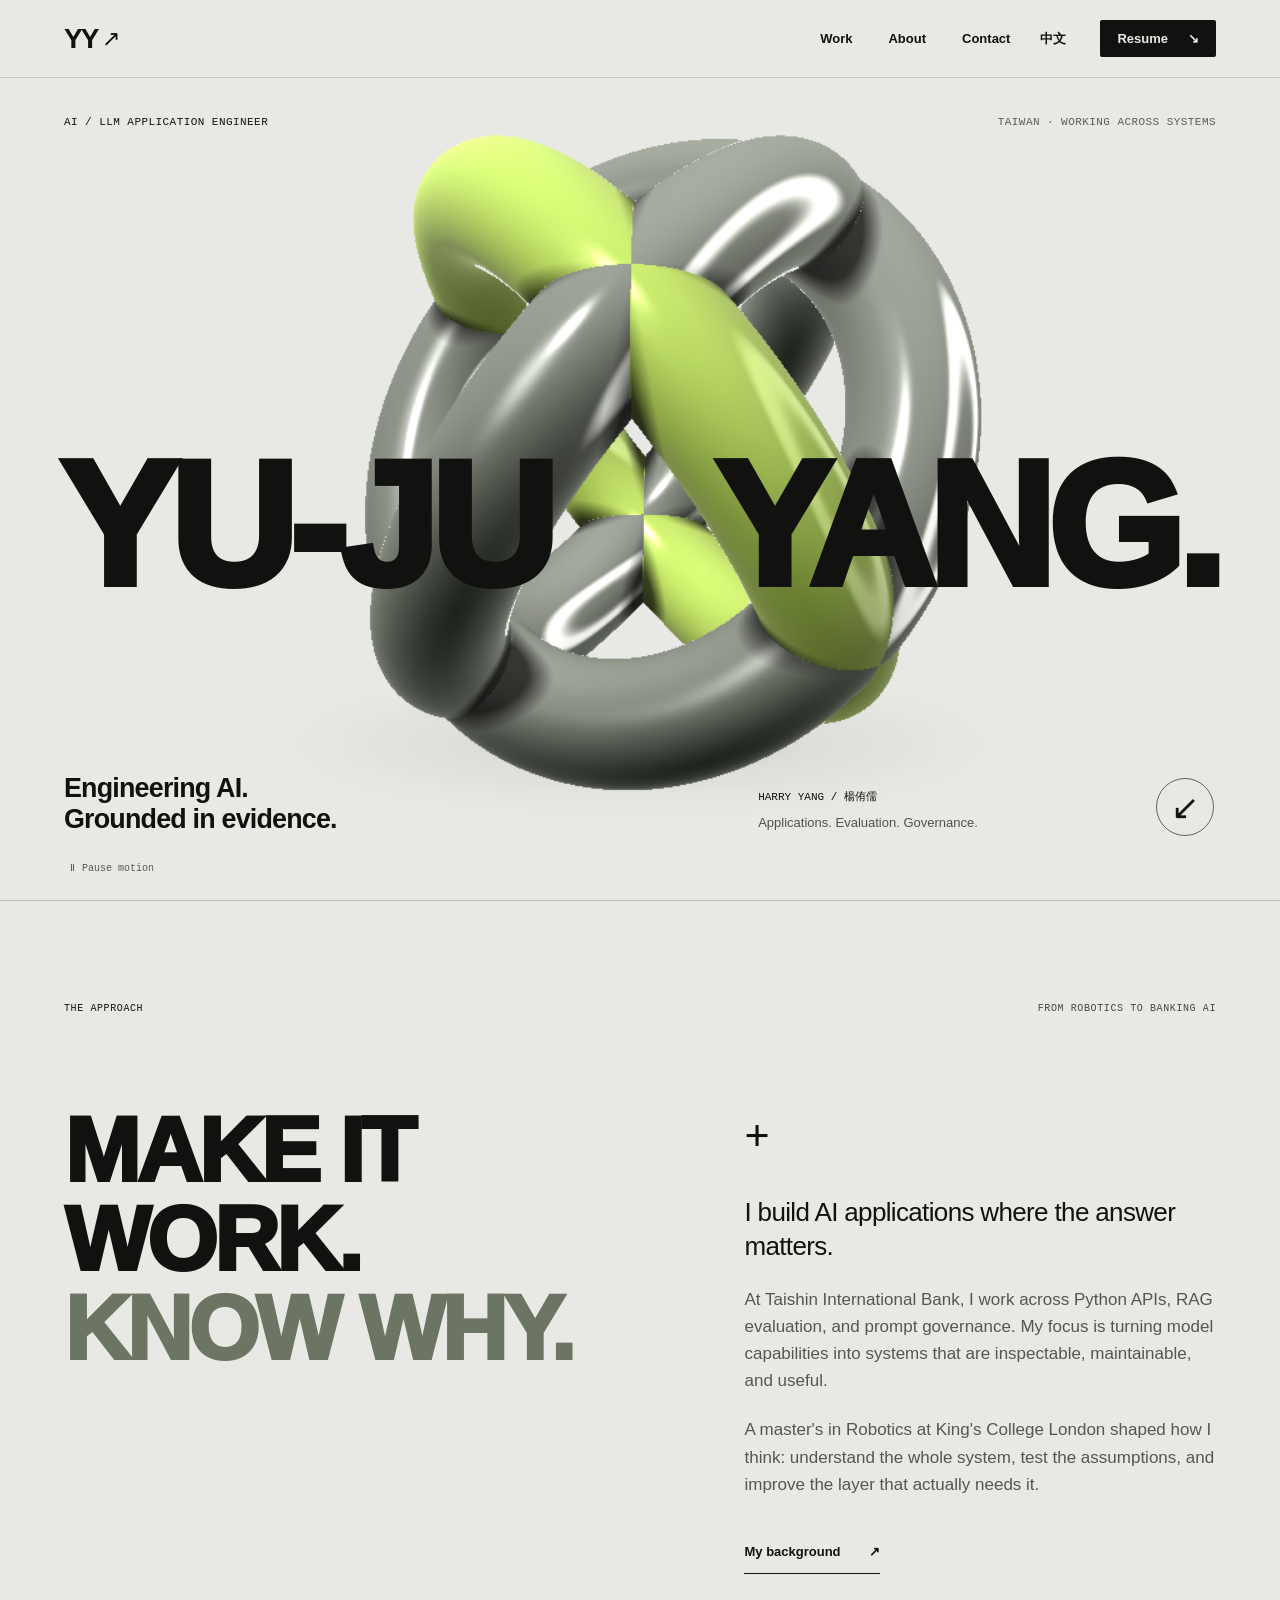
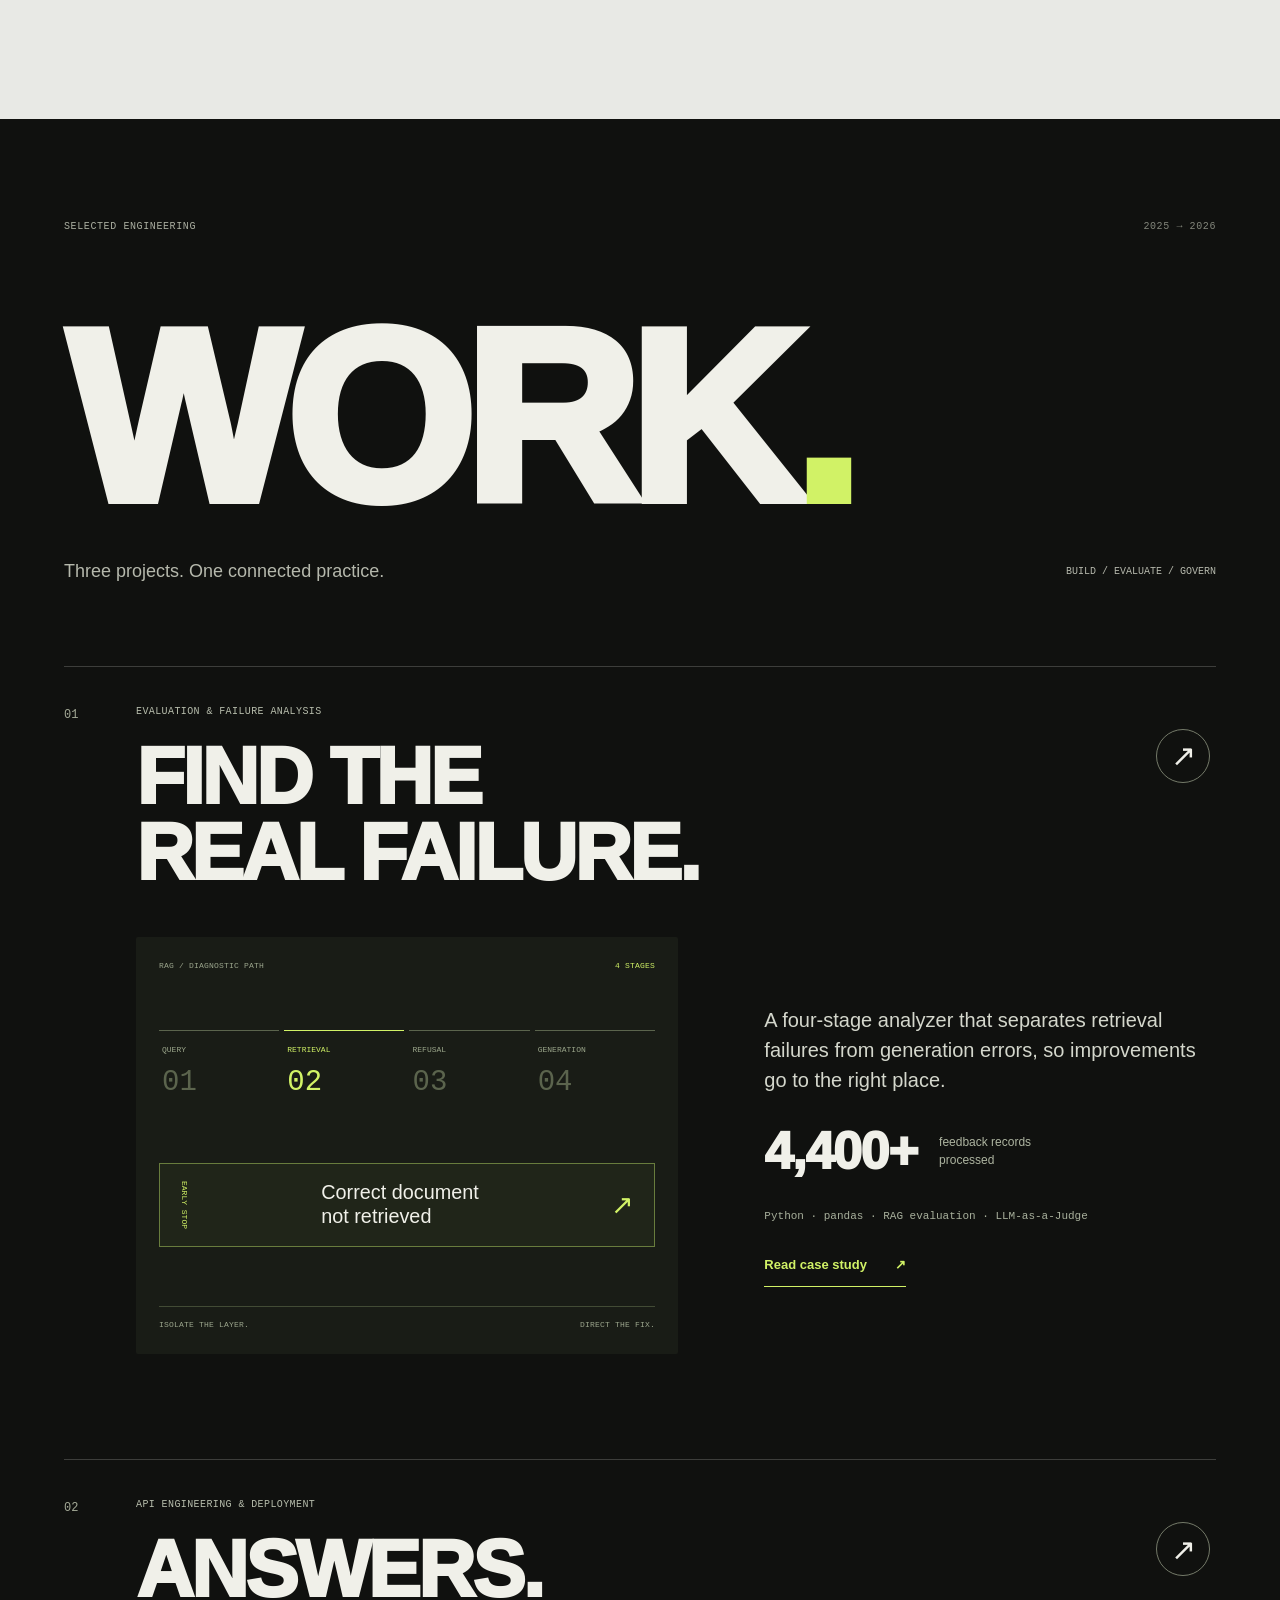
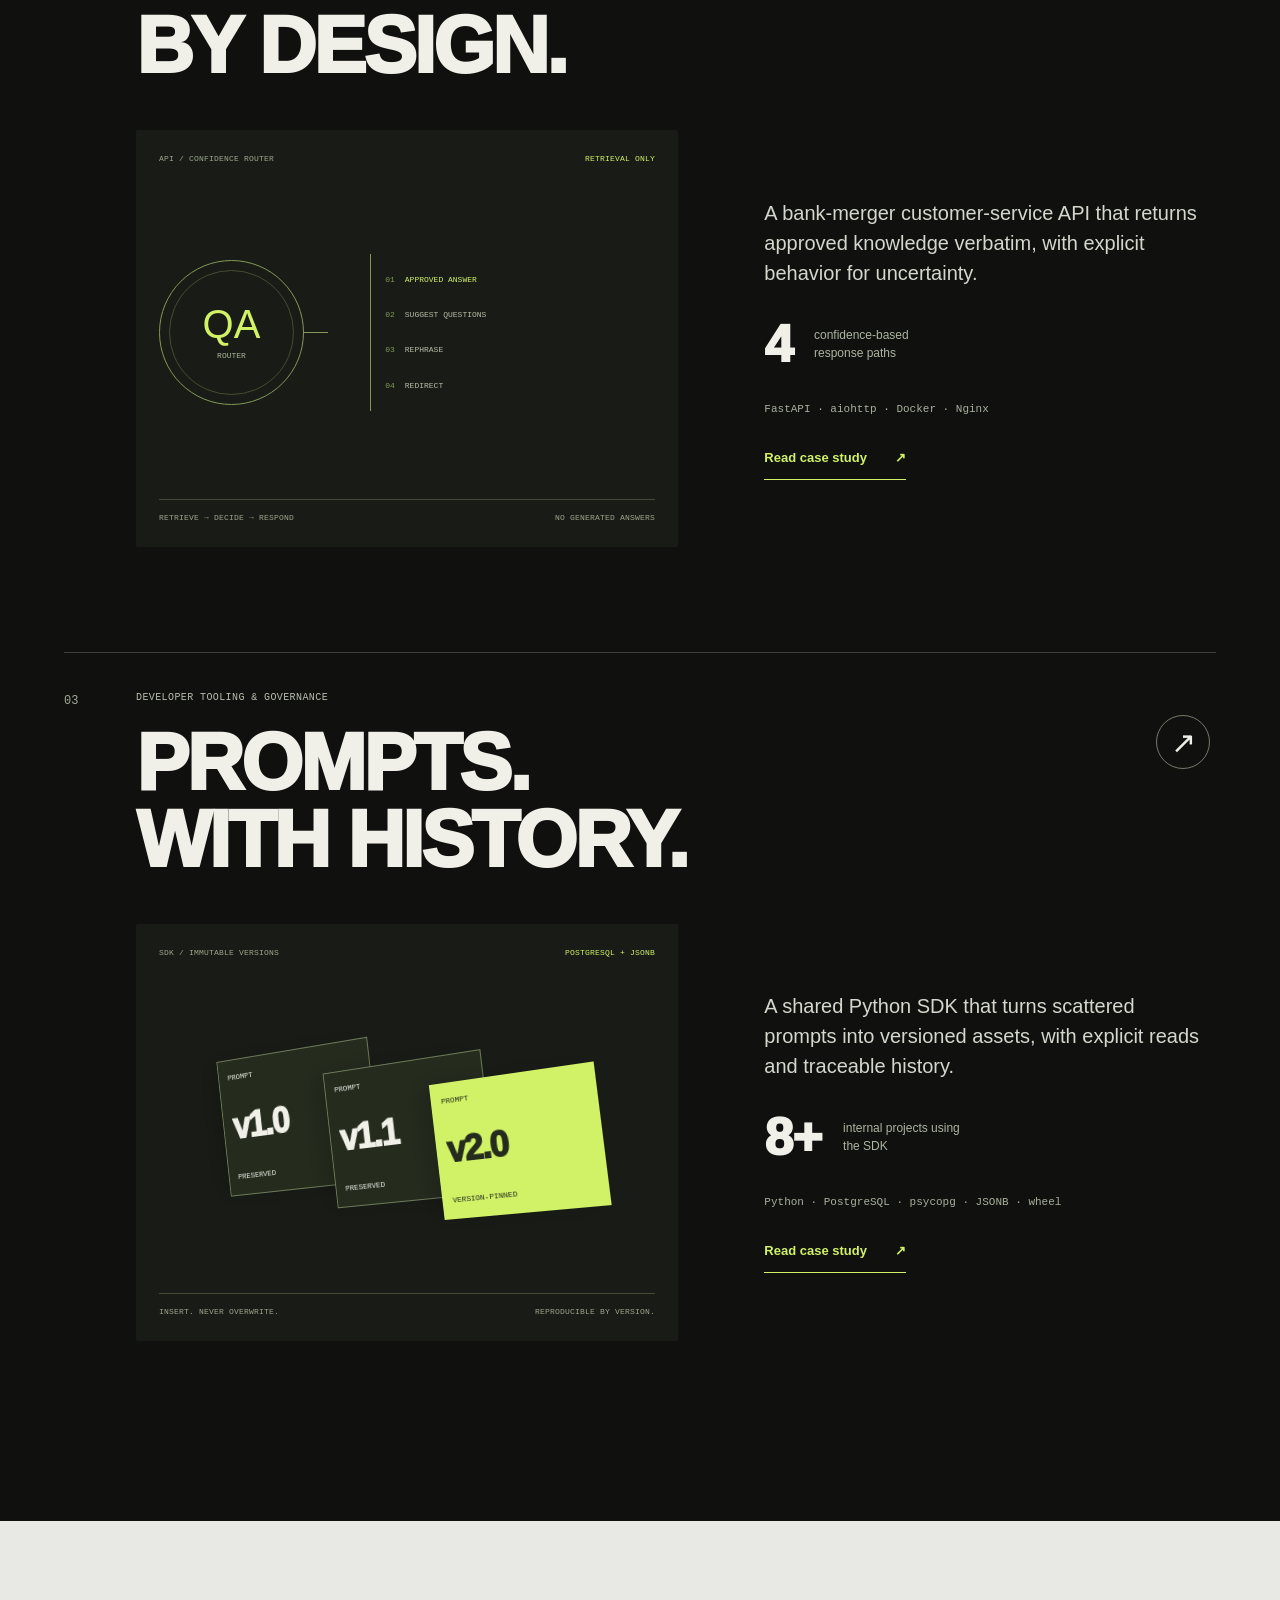
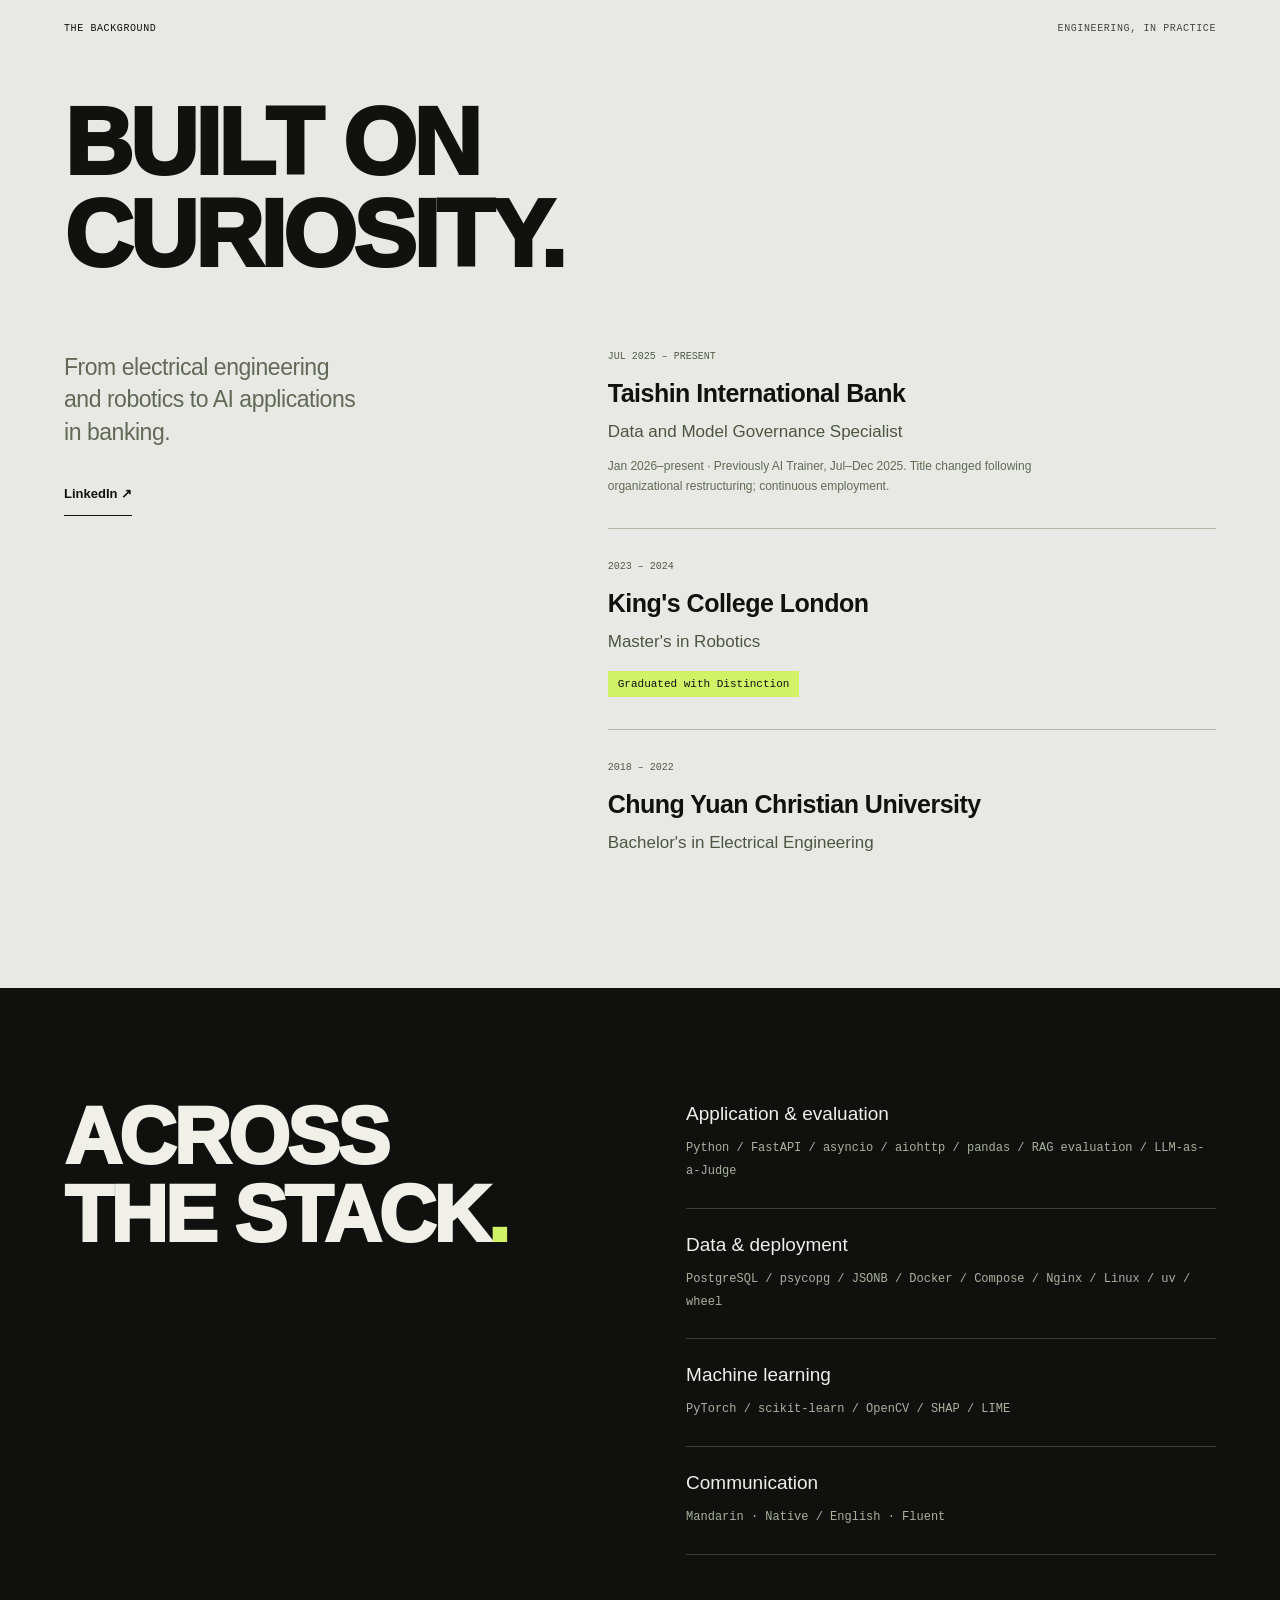
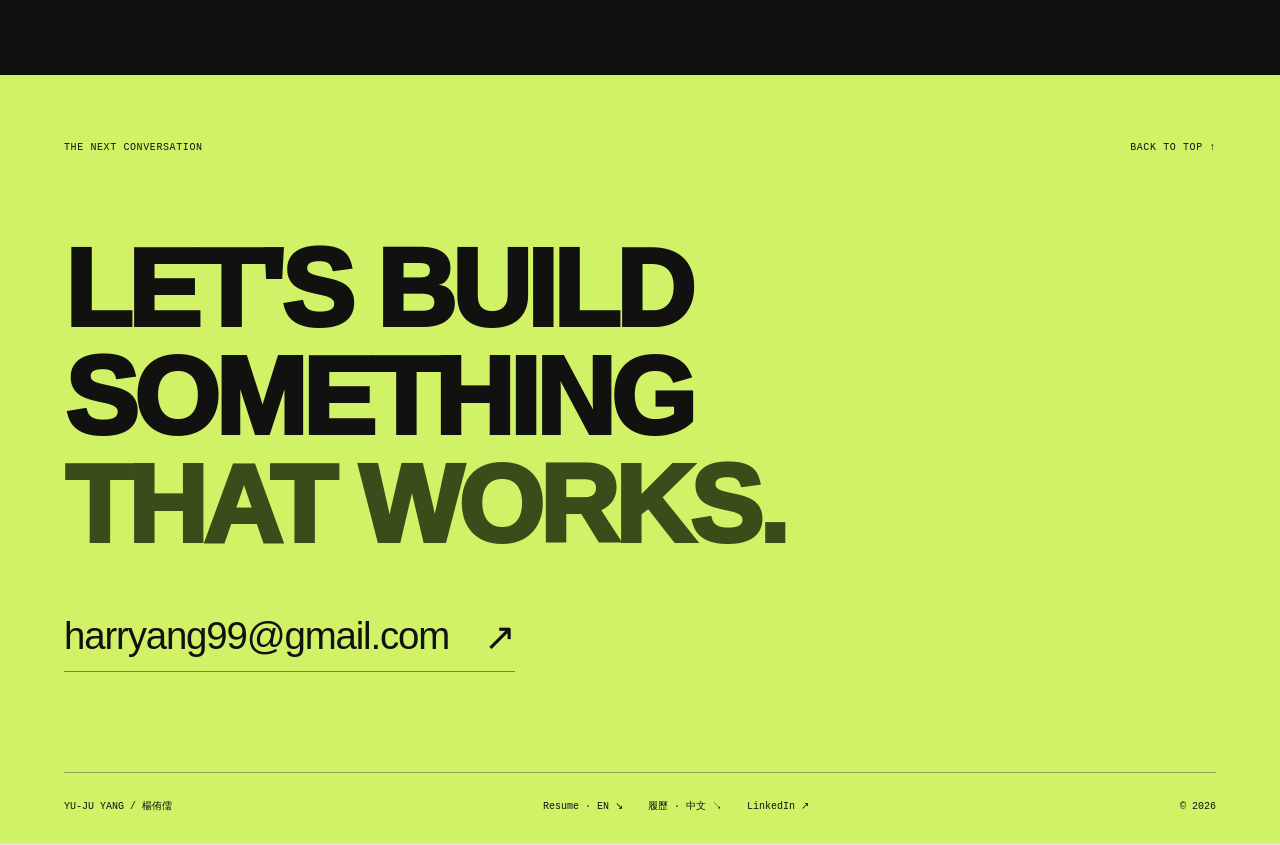
<file: index.html>
<!doctype html>
<html lang="en">
<head>
  <meta charset="UTF-8">
  <meta name="viewport" content="width=device-width, initial-scale=1">
  <meta name="theme-color" content="#e8e9e5">
  <meta name="description" content="Yu-Ju (Harry) Yang, AI / LLM Application Engineer. Banking AI, retrieval systems, RAG evaluation, and prompt governance. King's College London Robotics graduate.">
  <meta property="og:title" content="Yu-Ju Yang | AI / LLM Application Engineer">
  <meta property="og:description" content="Building AI systems that can be understood, evaluated, and trusted. Explore three engineering case studies.">
  <meta property="og:type" content="website">
  <title>Yu-Ju Yang | AI / LLM Application Engineer</title>
  <link rel="icon" href="assets/favicon.svg" type="image/svg+xml">
  <link rel="alternate" hreflang="en" href="index.html">
  <link rel="alternate" hreflang="zh-Hant" href="zh.html">
  <link rel="stylesheet" href="styles.css">
  <script src="app.js" defer></script>
  <script src="sculpture.js" defer></script>
</head>
<body>
  <a class="skip-link" href="#main" data-en="Skip to content" data-zh="跳至主要內容">Skip to content</a>
  <header class="site-header">
    <a class="brand" href="#top" aria-label="Yu-Ju Yang home" data-aria-en="Yu-Ju Yang home" data-aria-zh="楊侑儒，回到首頁">YY<span class="brand-mark">↗</span></a>
    <nav aria-label="Main navigation" data-aria-en="Main navigation" data-aria-zh="主要導覽">
      <a href="#work" data-en="Work" data-zh="專案">Work</a>
      <a href="#about" data-en="About" data-zh="關於">About</a>
      <a href="#contact" data-en="Contact" data-zh="聯絡">Contact</a>
    </nav>
    <div class="header-actions">
      <a id="language-toggle" class="language-toggle" href="zh.html" aria-label="切換至繁體中文" lang="zh-Hant" hreflang="zh-Hant">中文</a>
      <a class="resume-link" href="assets/Yu-Ju_Yang_Resume.pdf" download data-resume><span data-en="Resume" data-zh="履歷">Resume</span> <span aria-hidden="true">↘</span></a>
    </div>
  </header>
  <main id="main">
    <section class="hero" id="top" aria-labelledby="hero-title">
      <div class="hero-topline"><span data-en="AI / LLM APPLICATION ENGINEER" data-zh="AI / LLM 應用工程師">AI / LLM APPLICATION ENGINEER</span><span data-en="TAIWAN · WORKING ACROSS SYSTEMS" data-zh="台灣 · 金融 AI 應用">TAIWAN · WORKING ACROSS SYSTEMS</span></div>
      <div class="sculpture-wrap" aria-hidden="true"><div class="sculpture-fallback"><i></i><i></i><i></i></div><canvas id="sculpture"></canvas></div>
      <h1 id="hero-title" lang="en"><span>YU-JU</span> <span>YANG<span class="name-period">.</span></span></h1>
      <div class="hero-bottom"><p data-en="Engineering AI.<br>Grounded in evidence." data-zh="讓 AI 落地，<br>讓結果可驗證。">Engineering AI.<br>Grounded in evidence.</p><div class="hero-person"><span data-en="HARRY YANG / 楊侑儒" data-zh="楊侑儒 / HARRY YANG">HARRY YANG / 楊侑儒</span><p data-en="Applications. Evaluation. Governance." data-zh="應用開發・RAG 評測・Prompt 治理">Applications. Evaluation. Governance.</p></div><a class="circle-link" href="#work" aria-label="Explore selected work" data-aria-en="Explore selected work" data-aria-zh="瀏覽精選專案">↙</a></div>
      <button class="motion-toggle" id="motion-toggle" aria-pressed="false"><span aria-hidden="true">Ⅱ</span> <span data-en="Pause motion" data-zh="暫停動畫">Pause motion</span></button>
    </section>

    <section class="intro section-pad" id="about" aria-labelledby="intro-title">
      <div class="section-caption"><span data-en="THE APPROACH" data-zh="工程觀點">THE APPROACH</span><span data-en="FROM ROBOTICS TO BANKING AI" data-zh="從機器人學到金融 AI">FROM ROBOTICS TO BANKING AI</span></div>
      <div class="intro-layout"><h2 id="intro-title" data-en="MAKE IT<br>WORK.<br><span>KNOW WHY.</span>" data-zh="打造應用。<br><span>驗證每一步。</span>">MAKE IT<br>WORK.<br><span>KNOW WHY.</span></h2><div class="intro-copy"><span class="crosshair" aria-hidden="true">+</span><p class="lead" data-en="I build AI applications where the answer matters." data-zh="從服務開發到品質評測，讓 AI 的每一步都有依據。">I build AI applications where the answer matters.</p><p data-en="At Taishin International Bank, I work across Python APIs, RAG evaluation, and prompt governance. My focus is turning model capabilities into systems that are inspectable, maintainable, and useful." data-zh="我目前任職於台新國際商業銀行，專注 Python API、RAG 品質評測與 Prompt 版本治理，將模型能力落實為可追溯、可維護的應用服務。">At Taishin International Bank, I work across Python APIs, RAG evaluation, and prompt governance. My focus is turning model capabilities into systems that are inspectable, maintainable, and useful.</p><p data-en="A master's in Robotics at King's College London shaped how I think: understand the whole system, test the assumptions, and improve the layer that actually needs it." data-zh="倫敦國王學院機器人學碩士的訓練，讓我習慣從整體系統思考：先釐清問題、用實驗驗證假設，再針對真正的瓶頸改善。">A master's in Robotics at King's College London shaped how I think: understand the whole system, test the assumptions, and improve the layer that actually needs it.</p><a class="text-link" href="#experience"><span data-en="My background" data-zh="經歷與學歷">My background</span> <span aria-hidden="true">↗</span></a></div></div>
    </section>

    <section class="work section-pad dark-section" id="work" aria-labelledby="work-title">
      <div class="section-caption"><span data-en="SELECTED ENGINEERING" data-zh="精選工程專案">SELECTED ENGINEERING</span><span>2025 → 2026</span></div>
      <h2 class="display-heading" id="work-title" data-en="WORK<span class='accent'>.</span>" data-zh="專案<span class='accent'>.</span>">WORK<span class="accent">.</span></h2>
      <div class="work-intro"><p data-en="Three projects. One connected practice." data-zh="從應用落地、品質分析，到跨專案治理。">Three projects. One connected practice.</p><span data-en="BUILD / EVALUATE / GOVERN" data-zh="建構 / 評測 / 治理">BUILD / EVALUATE / GOVERN</span></div>

      <article class="project project-rag">
        <button class="project-trigger" data-project="rag" aria-haspopup="dialog"><span class="project-order">01</span><span class="project-title-wrap"><span class="project-category" data-en="EVALUATION & FAILURE ANALYSIS" data-zh="評測與失效分析">EVALUATION & FAILURE ANALYSIS</span><span class="project-title" data-en="FIND THE<br>REAL FAILURE." data-zh="找出問題，<br>改善才有方向。">FIND THE<br>REAL FAILURE.</span></span><span class="project-open" aria-hidden="true">↗</span></button>
        <div class="project-body"><div class="project-visual pipeline-visual" role="img" aria-label="Four-stage RAG analysis: query, retrieval, refusal, generation. Early stopping identifies the responsible layer." data-aria-en="Four-stage RAG analysis: query, retrieval, refusal, generation. Early stopping identifies the responsible layer." data-aria-zh="四階段 RAG 分析：問題品質、檢索品質、拒答檢查、生成品質。發現失效原因後即提早停止。"><div class="visual-top"><span data-en="RAG / DIAGNOSTIC PATH" data-zh="RAG／失效分析流程">RAG / DIAGNOSTIC PATH</span><span class="live-marker" data-en="4 STAGES" data-zh="四階段分析">4 STAGES</span></div><div class="pipeline-flow"><span class="pipeline-node"><span data-en="QUERY" data-zh="問題品質">QUERY</span><small>01</small></span><span class="pipeline-node highlighted"><span data-en="RETRIEVAL" data-zh="檢索品質">RETRIEVAL</span><small>02</small></span><span class="pipeline-node"><span data-en="REFUSAL" data-zh="拒答檢查">REFUSAL</span><small>03</small></span><span class="pipeline-node"><span data-en="GENERATION" data-zh="生成品質">GENERATION</span><small>04</small></span></div><div class="failure-trace"><span class="trace-label" data-en="EARLY STOP" data-zh="提早停止">EARLY STOP</span><span data-en="Correct document&lt;br&gt;not retrieved" data-zh="未檢索到<br>正確文件">Correct document<br>not retrieved</span><span class="trace-arrow" aria-hidden="true">↗</span></div><div class="visual-foot"><span data-en="ISOLATE THE LAYER." data-zh="找出問題所在層。">ISOLATE THE LAYER.</span><span data-en="DIRECT THE FIX." data-zh="對應具體改善。">DIRECT THE FIX.</span></div></div><div class="project-summary"><p data-en="A four-stage analyzer that separates retrieval failures from generation errors, so improvements go to the right place." data-zh="建立四階段 RAG 分析器，區分檢索、拒答與生成問題，讓失效標籤能指向具體的改善行動。">A four-stage analyzer that separates retrieval failures from generation errors, so improvements go to the right place.</p><div class="project-result"><strong>4,400+</strong><span data-en="feedback records processed" data-zh="筆回饋完成自動分類與標註">feedback records processed</span></div><p class="technology">Python · pandas · RAG evaluation · LLM-as-a-Judge</p><button class="text-link" data-project="rag" aria-haspopup="dialog"><span data-en="Read case study" data-zh="閱讀專案詳情">Read case study</span> ↗</button></div></div>
      </article>

      <article class="project project-api">
        <button class="project-trigger" data-project="api" aria-haspopup="dialog"><span class="project-order">02</span><span class="project-title-wrap"><span class="project-category" data-en="API ENGINEERING & DEPLOYMENT" data-zh="API 工程與部署">API ENGINEERING & DEPLOYMENT</span><span class="project-title" data-en="ANSWERS.<br>BY DESIGN." data-zh="每次回覆，<br>都有依據。">ANSWERS.<br>BY DESIGN.</span></span><span class="project-open" aria-hidden="true">↗</span></button>
        <div class="project-body"><div class="project-visual routing-visual" role="img" aria-label="Retrieval-only API routes confidence scores into four outcomes: approved answer, suggested questions, rephrase, or redirect." data-aria-en="Retrieval-only API routes confidence scores into four outcomes: approved answer, suggested questions, rephrase, or redirect." data-aria-zh="檢索式 API 依信心分數選擇四種回覆：核可原文、推薦問題、請重新描述，或導向既有客服。"><div class="visual-top"><span data-en="API / CONFIDENCE ROUTER" data-zh="API／信心分數路由">API / CONFIDENCE ROUTER</span><span data-en="RETRIEVAL ONLY" data-zh="僅檢索核可內容">RETRIEVAL ONLY</span></div><div class="router-layout"><div class="router-core"><span>QA</span><small data-en="ROUTER" data-zh="回覆路由">ROUTER</small></div><div class="route-list"><span><b>01</b> <span data-en="APPROVED ANSWER" data-zh="核可原文答案">APPROVED ANSWER</span></span><span><b>02</b> <span data-en="SUGGEST QUESTIONS" data-zh="推薦候選問題">SUGGEST QUESTIONS</span></span><span><b>03</b> <span data-en="REPHRASE" data-zh="請重新描述">REPHRASE</span></span><span><b>04</b> <span data-en="REDIRECT" data-zh="導向既有客服">REDIRECT</span></span></div></div><div class="visual-foot"><span data-en="RETRIEVE → DECIDE → RESPOND" data-zh="檢索 → 判斷 → 回覆">RETRIEVE → DECIDE → RESPOND</span><span data-en="NO GENERATED ANSWERS" data-zh="不生成答案內容">NO GENERATED ANSWERS</span></div></div><div class="project-summary"><p data-en="A bank-merger customer-service API that returns approved knowledge verbatim, with explicit behavior for uncertainty." data-zh="打造雙銀合併客戶權益客服 API，回傳經核可的知識原文；遇到不確定的問題，則推薦問法或引導至既有客服。">A bank-merger customer-service API that returns approved knowledge verbatim, with explicit behavior for uncertainty.</p><div class="project-result"><strong>4</strong><span data-en="confidence-based response paths" data-zh="種依信心分數決定的回覆策略">confidence-based response paths</span></div><p class="technology">FastAPI · aiohttp · Docker · Nginx</p><button class="text-link" data-project="api" aria-haspopup="dialog"><span data-en="Read case study" data-zh="閱讀專案詳情">Read case study</span> ↗</button></div></div>
      </article>

      <article class="project project-sdk">
        <button class="project-trigger" data-project="sdk" aria-haspopup="dialog"><span class="project-order">03</span><span class="project-title-wrap"><span class="project-category" data-en="DEVELOPER TOOLING & GOVERNANCE" data-zh="開發工具與治理">DEVELOPER TOOLING & GOVERNANCE</span><span class="project-title" data-en="PROMPTS.<br>WITH HISTORY." data-zh="每次調整，<br>都有版本可循。">PROMPTS.<br>WITH HISTORY.</span></span><span class="project-open" aria-hidden="true">↗</span></button>
        <div class="project-body"><div class="project-visual version-visual" role="img" aria-label="Append-only prompt versions 1.0, 1.1, and 2.0 coexist. Applications pin a specific version." data-aria-en="Append-only prompt versions 1.0, 1.1, and 2.0 coexist. Applications pin a specific version." data-aria-zh="Prompt 更新時新增版本，1.0、1.1 與 2.0 的內容均保留；應用程式明確指定讀取版本。"><div class="visual-top"><span data-en="SDK / IMMUTABLE VERSIONS" data-zh="SDK／保留版本歷史">SDK / IMMUTABLE VERSIONS</span><span>POSTGRESQL + JSONB</span></div><div class="version-stack"><div class="version-sheet"><span>PROMPT</span><b>v1.0</b><small data-en="PRESERVED" data-zh="保留歷史">PRESERVED</small></div><div class="version-sheet"><span>PROMPT</span><b>v1.1</b><small data-en="PRESERVED" data-zh="保留歷史">PRESERVED</small></div><div class="version-sheet"><span>PROMPT</span><b>v2.0</b><small data-en="VERSION-PINNED" data-zh="指定讀取版本">VERSION-PINNED</small></div></div><div class="visual-foot"><span data-en="INSERT. NEVER OVERWRITE." data-zh="更新時新增版本。">INSERT. NEVER OVERWRITE.</span><span data-en="REPRODUCIBLE BY VERSION." data-zh="依版本重現內容。">REPRODUCIBLE BY VERSION.</span></div></div><div class="project-summary"><p data-en="A shared Python SDK that turns scattered prompts into versioned assets, with explicit reads and traceable history." data-zh="以共用 Python SDK 集中管理 Prompt，保留每次更新的版本，讓應用能指定讀取、比較與回溯。">A shared Python SDK that turns scattered prompts into versioned assets, with explicit reads and traceable history.</p><div class="project-result"><strong>8+</strong><span data-en="internal projects using the SDK" data-zh="個內部專案共用 SDK">internal projects using the SDK</span></div><p class="technology">Python · PostgreSQL · psycopg · JSONB · wheel</p><button class="text-link" data-project="sdk" aria-haspopup="dialog"><span data-en="Read case study" data-zh="閱讀專案詳情">Read case study</span> ↗</button></div></div>
      </article>
    </section>

    <section class="experience section-pad" id="experience" aria-labelledby="experience-title"><div class="section-caption"><span data-en="THE BACKGROUND" data-zh="經歷與背景">THE BACKGROUND</span><span data-en="ENGINEERING, IN PRACTICE" data-zh="在實務中累積工程能力">ENGINEERING, IN PRACTICE</span></div><h2 class="section-heading" id="experience-title" data-en="BUILT ON<br>CURIOSITY." data-zh="從學習出發，<br>在實務中累積。">BUILT ON<br>CURIOSITY.</h2><div class="experience-layout"><div class="experience-note"><p data-en="From electrical engineering and robotics to AI applications in banking." data-zh="從電機工程、機器人學，到金融場景中的 AI 應用。">From electrical engineering and robotics to AI applications in banking.</p><a class="text-link" href="https://www.linkedin.com/in/harryyang0512" target="_blank" rel="noopener noreferrer">LinkedIn ↗</a></div><div class="timeline"><article><span class="timeline-date" data-en="JUL 2025 – PRESENT" data-zh="2025 年 7 月至今">JUL 2025 – PRESENT</span><h3 data-en="Taishin International Bank" data-zh="台新國際商業銀行">Taishin International Bank</h3><p data-en="Data and Model Governance Specialist" data-zh="資料與模型治理師">Data and Model Governance Specialist</p><p class="timeline-detail" data-en="Jan 2026–present · Previously AI Trainer, Jul–Dec 2025. Title changed following organizational restructuring; continuous employment." data-zh="2026 年 1 月起任現職；2025 年 7 至 12 月擔任 AI 訓練師。因組織調整變更職稱，期間持續任職。">Jan 2026–present · Previously AI Trainer, Jul–Dec 2025. Title changed following organizational restructuring; continuous employment.</p></article><article><span class="timeline-date">2023 – 2024</span><h3 data-en="King's College London" data-zh="倫敦國王學院">King's College London</h3><p data-en="Master's in Robotics" data-zh="機器人學碩士">Master's in Robotics</p><span class="distinction" data-en="Graduated with Distinction" data-zh="Distinction 畢業">Graduated with Distinction</span></article><article><span class="timeline-date">2018 – 2022</span><h3 data-en="Chung Yuan Christian University" data-zh="中原大學">Chung Yuan Christian University</h3><p data-en="Bachelor's in Electrical Engineering" data-zh="電機工程學士">Bachelor's in Electrical Engineering</p></article></div></div></section>

    <section class="capabilities section-pad dark-section" aria-labelledby="capabilities-title"><h2 class="section-heading" id="capabilities-title" data-en="ACROSS<br>THE STACK<span class='accent'>.</span>" data-zh="從應用到部署，<br>串起完整系統<span class='accent'>。</span>">ACROSS<br>THE STACK<span class="accent">.</span></h2><div class="capability-list"><div><h3 data-en="Application & evaluation" data-zh="應用與評測">Application & evaluation</h3><p>Python / FastAPI / asyncio / aiohttp / pandas / RAG evaluation / LLM-as-a-Judge</p></div><div><h3 data-en="Data & deployment" data-zh="資料與部署">Data & deployment</h3><p>PostgreSQL / psycopg / JSONB / Docker / Compose / Nginx / Linux / uv / wheel</p></div><div><h3 data-en="Machine learning" data-zh="機器學習">Machine learning</h3><p>PyTorch / scikit-learn / OpenCV / SHAP / LIME</p></div><div><h3 data-en="Communication" data-zh="語言溝通">Communication</h3><p data-en="Mandarin · Native / English · Fluent" data-zh="中文｜母語　英文｜流利">Mandarin · Native / English · Fluent</p></div></div></section>

    <footer class="contact section-pad" id="contact"><div class="section-caption"><span data-en="THE NEXT CONVERSATION" data-zh="展開下一段對話">THE NEXT CONVERSATION</span><a href="#top" data-en="BACK TO TOP ↑" data-zh="回到頂端 ↑">BACK TO TOP ↑</a></div><h2 data-en="LET'S BUILD<br>SOMETHING<br><span>THAT WORKS.</span>" data-zh="一起打造<br><span>有用、可靠<br>的 AI 應用。</span>">LET'S BUILD<br>SOMETHING<br><span>THAT WORKS.</span></h2><a class="email-link" href="mailto:harryang99@gmail.com">harryang99@gmail.com <span aria-hidden="true">↗</span></a><div class="footer-bottom"><span data-en="YU-JU YANG / 楊侑儒" data-zh="楊侑儒 / YU-JU YANG">YU-JU YANG / 楊侑儒</span><div><a href="assets/Yu-Ju_Yang_Resume.pdf" download lang="en" data-en="Resume · EN ↘" data-zh="英文履歷 ↘">Resume · EN ↘</a><a href="assets/Yu-Ju_Yang_Resume_ZH.pdf" download lang="zh-Hant" data-en="履歷 · 中文 ↘" data-zh="中文履歷 ↘">履歷 · 中文 ↘</a><a href="https://www.linkedin.com/in/harryyang0512" target="_blank" rel="noopener noreferrer">LinkedIn ↗</a></div><span>© <span id="year">2026</span></span></div></footer>
  </main>
  <dialog id="case-dialog" aria-labelledby="case-title"><div class="dialog-bar"><span id="case-label" data-en="ENGINEERING CASE STUDY" data-zh="工程專案詳情">ENGINEERING CASE STUDY</span><button id="close-dialog"><span data-en="Close" data-zh="關閉">Close</span> <span aria-hidden="true">×</span></button></div><div id="case-content"></div><div class="dialog-bottom"><button id="next-project"><span data-en="Next project" data-zh="下一個專案">Next project</span> ↗</button></div></dialog>
  <noscript><p class="noscript-note" data-en="You can browse this page, switch languages, and download resumes without JavaScript. Enable JavaScript to open the detailed case studies." data-zh="不啟用 JavaScript 仍可瀏覽頁面、切換語言與下載履歷。若要開啟完整專案詳情，請啟用 JavaScript。">You can browse this page, switch languages, and download resumes without JavaScript. Enable JavaScript to open the detailed case studies.</p></noscript>
</body>
</html>
</file>
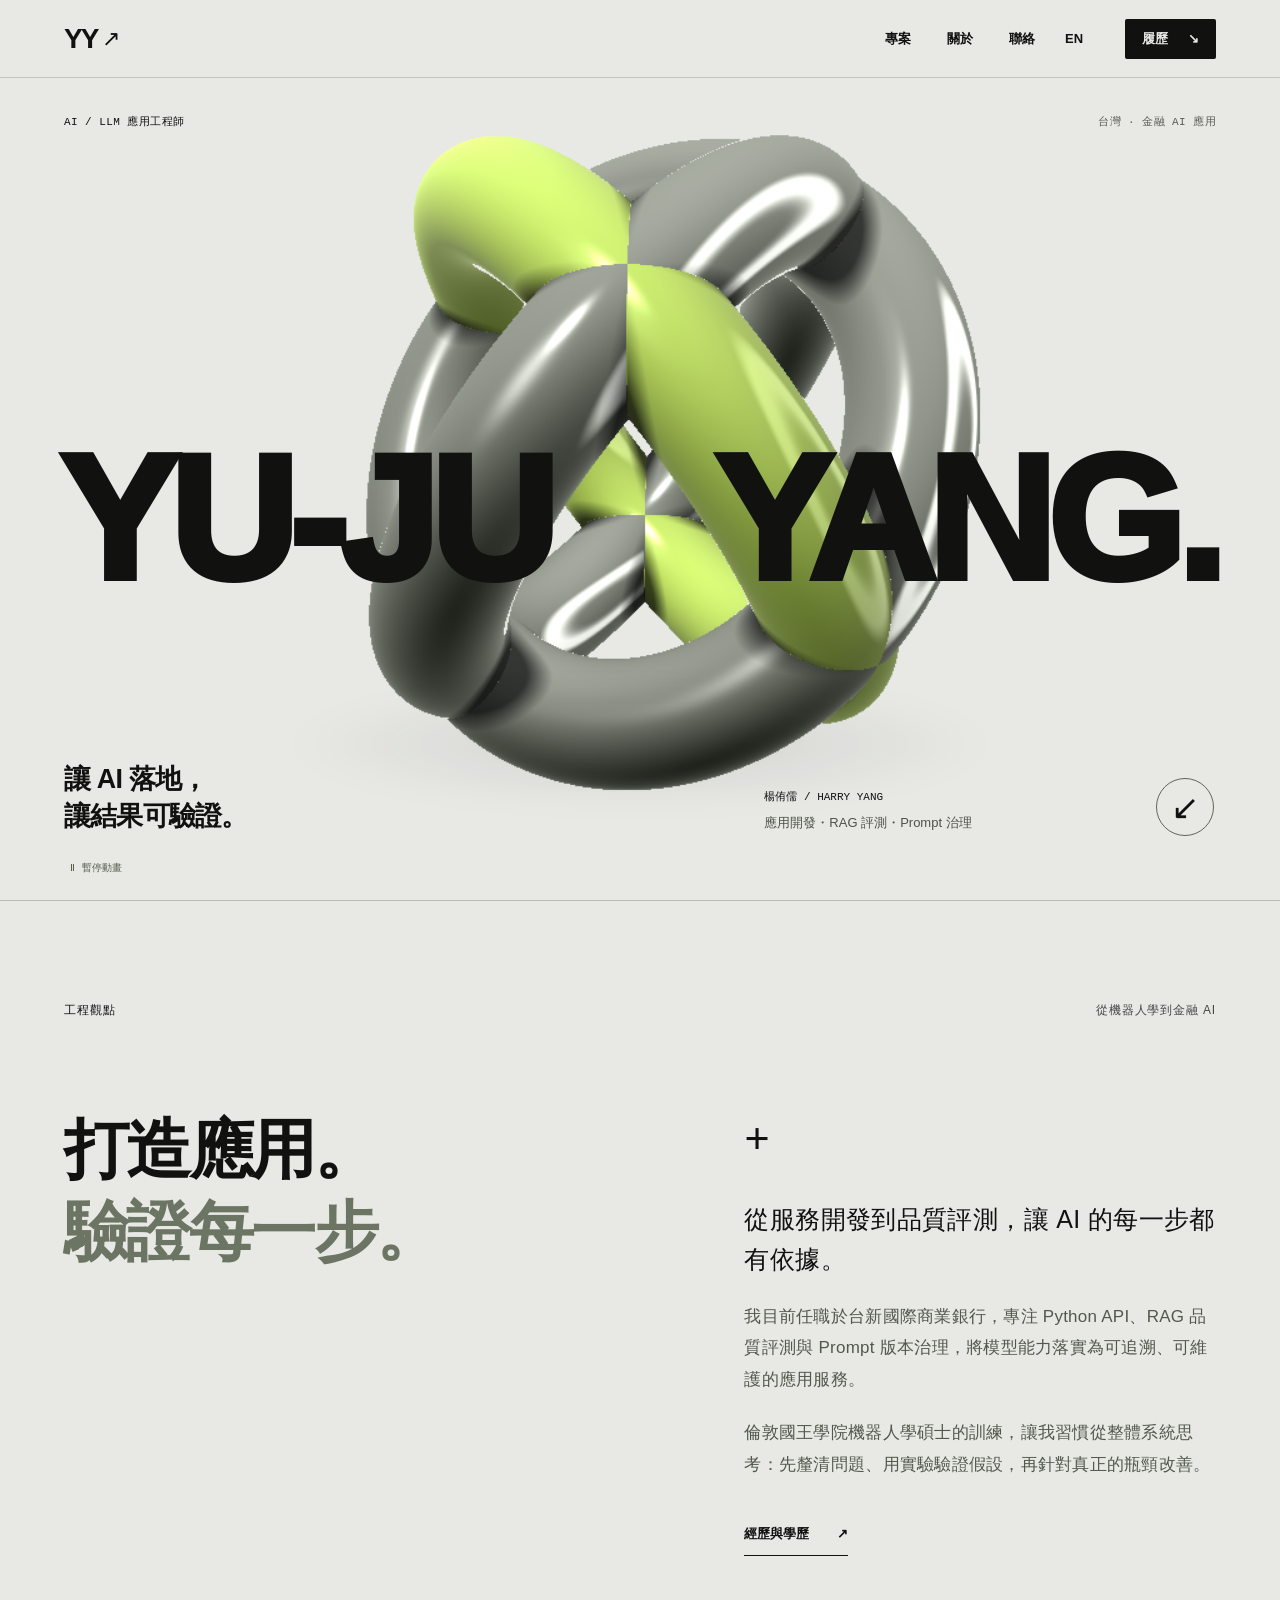
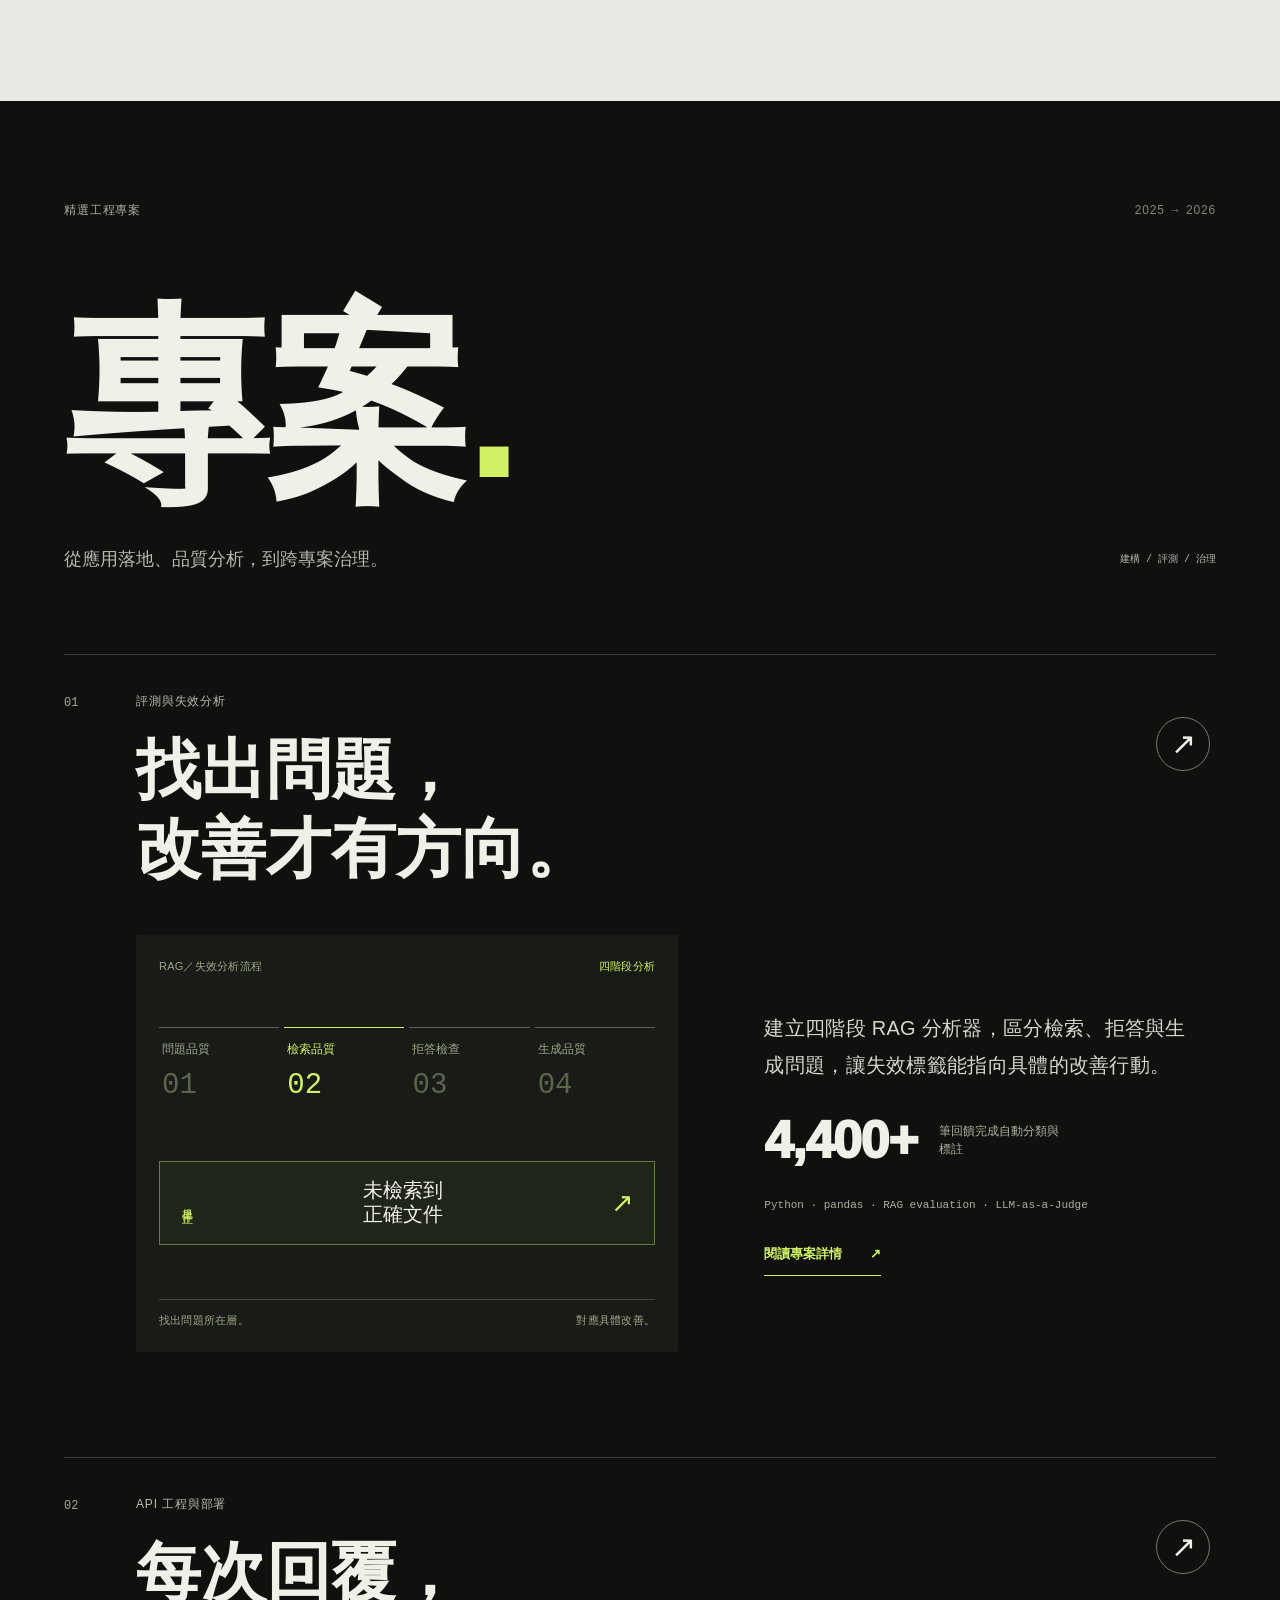
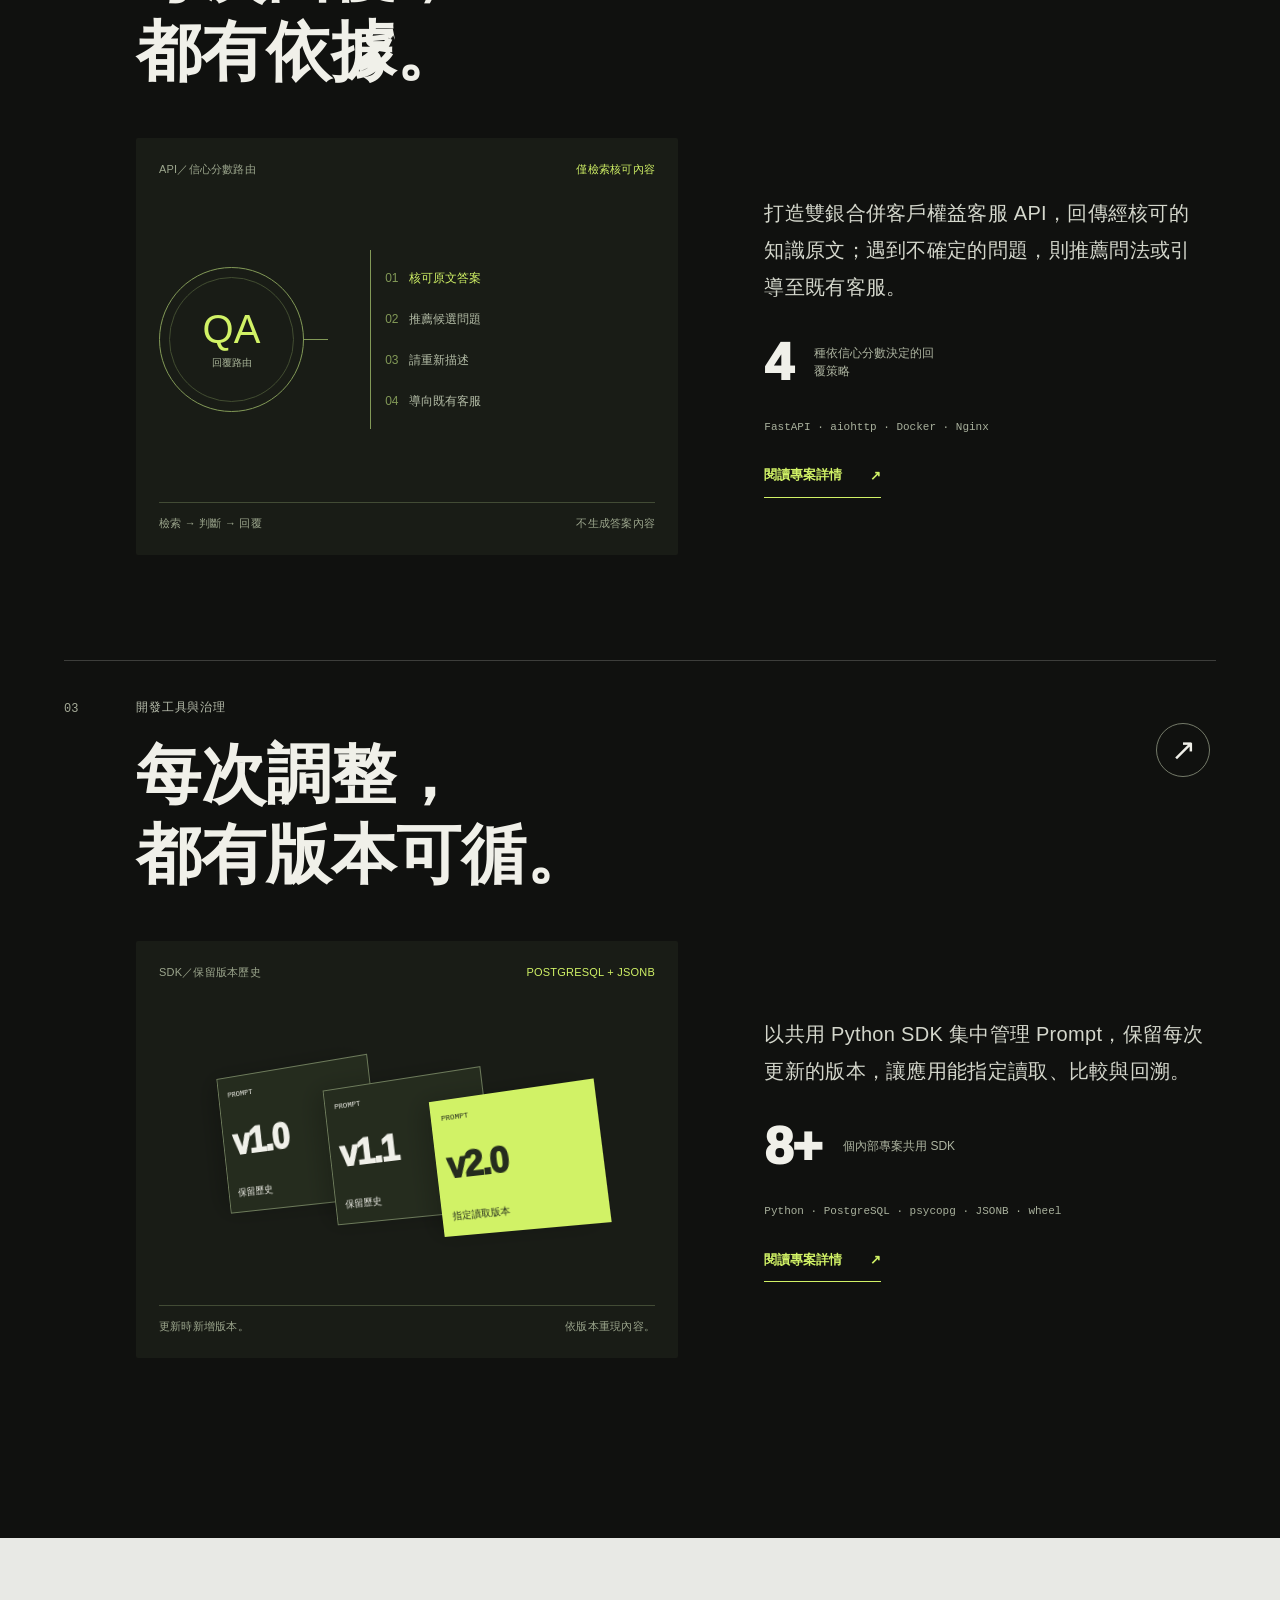
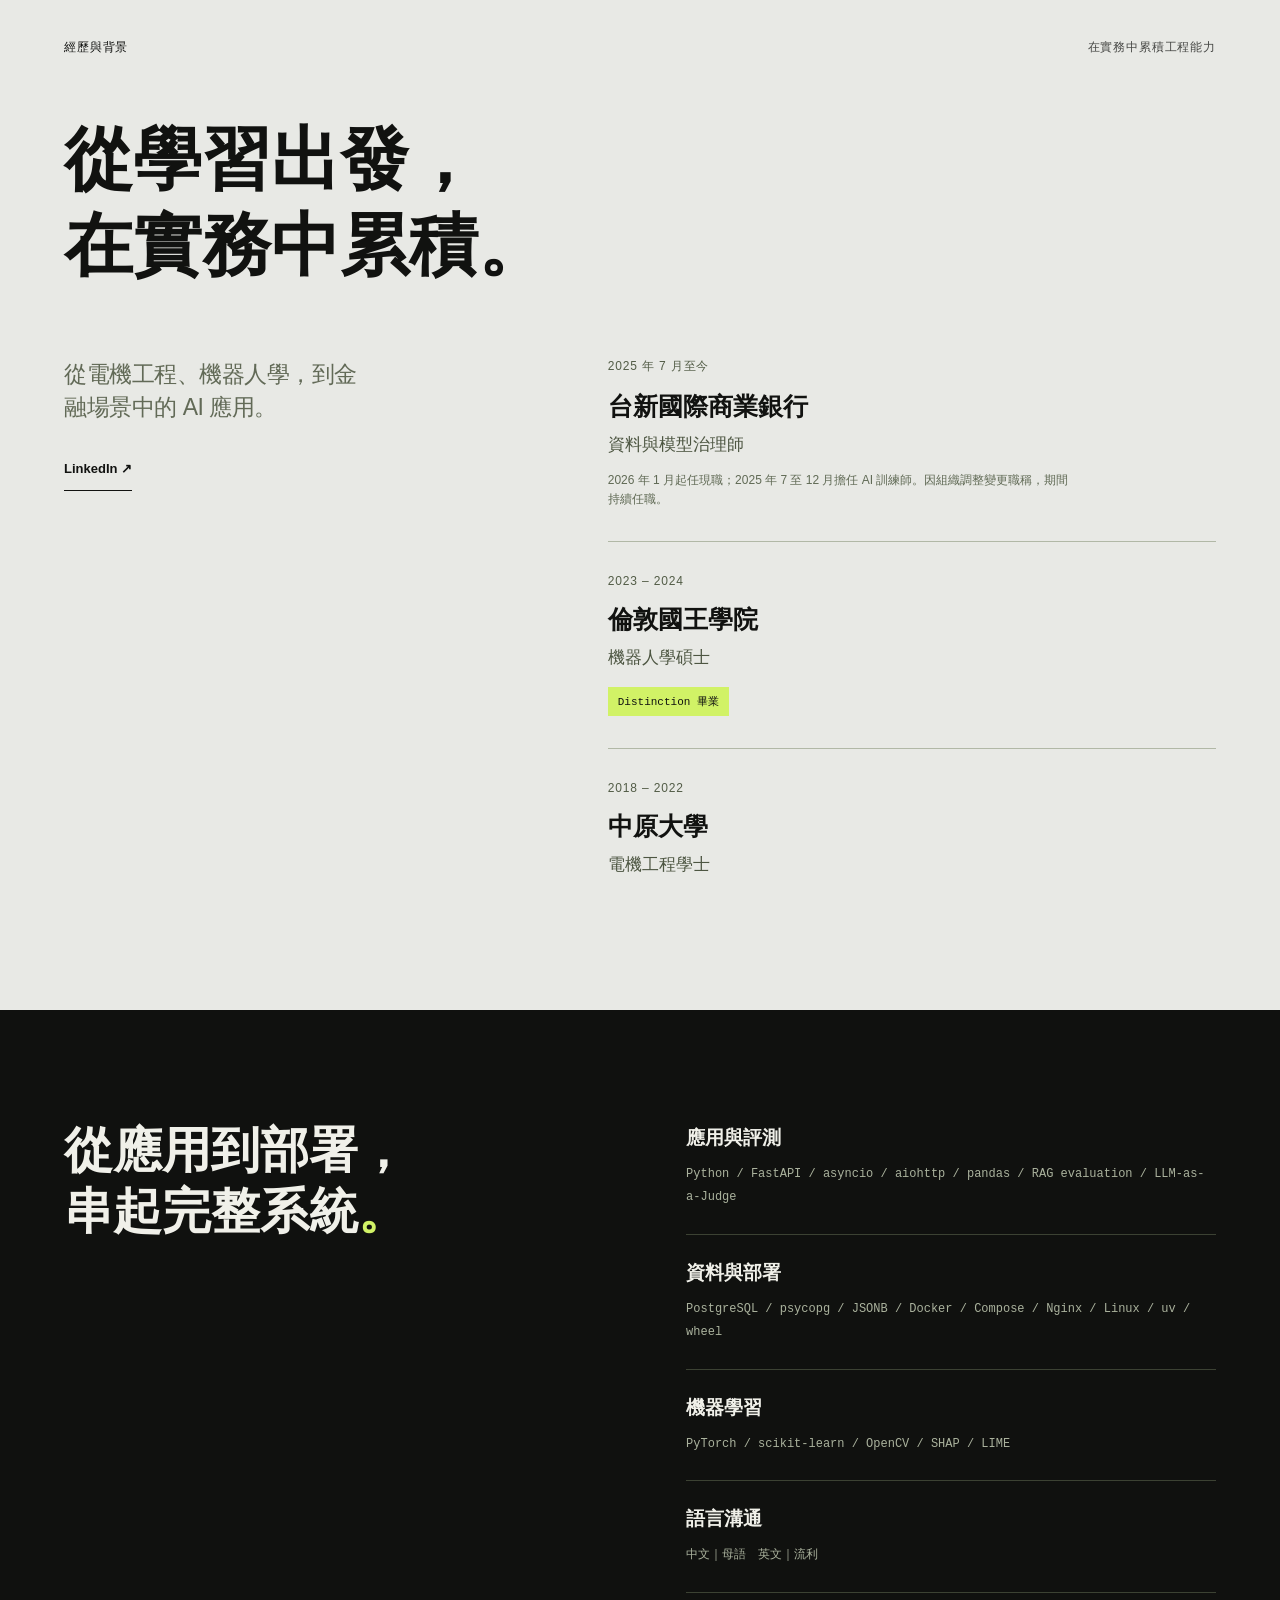
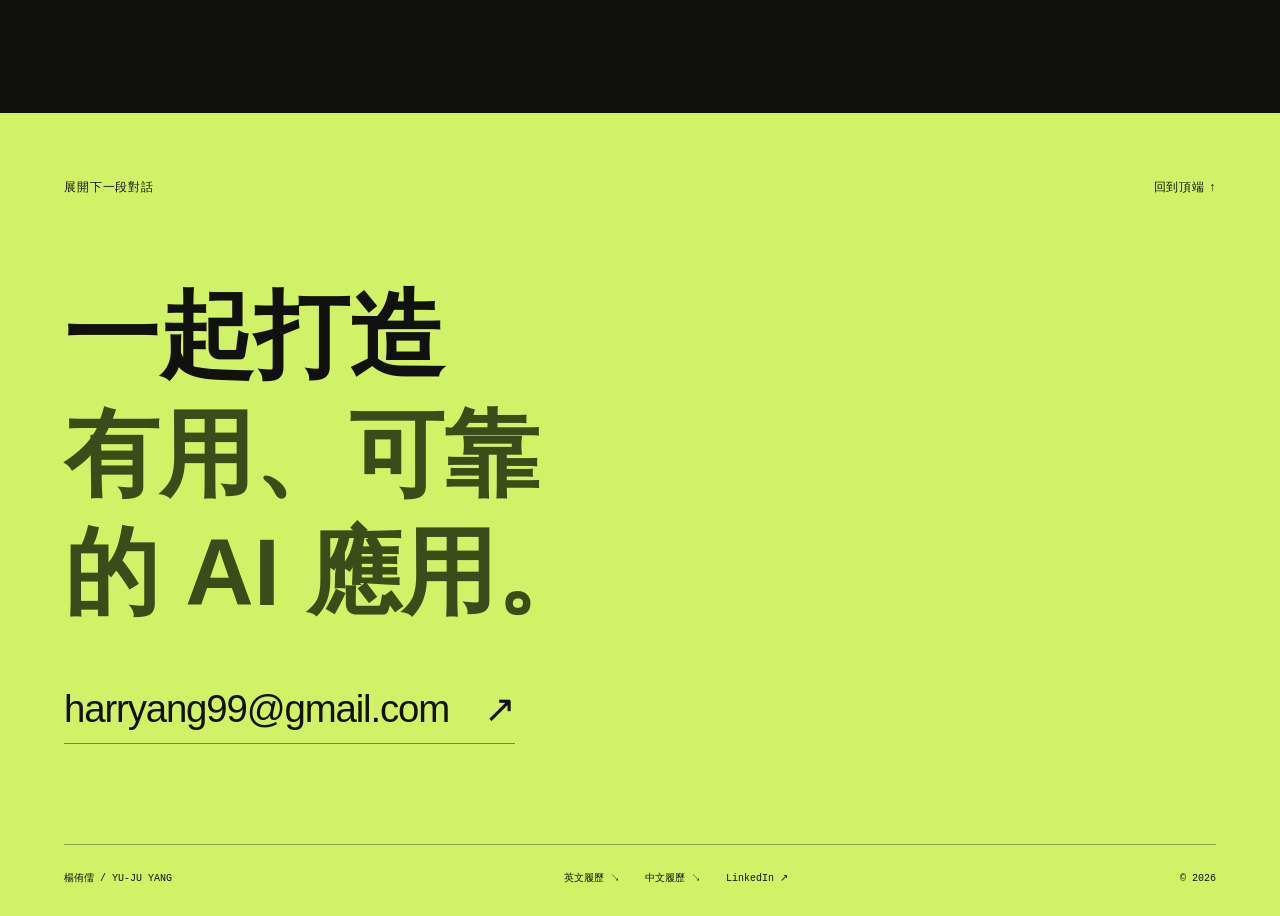
<file: zh.html>
<!doctype html>
<html lang="zh-Hant">
<head>
  <meta charset="UTF-8">
  <meta name="viewport" content="width=device-width, initial-scale=1">
  <meta name="theme-color" content="#e8e9e5">
  <meta name="description" content="楊侑儒的工程作品集：金融 AI 應用、RAG 品質評測與 Prompt 版本治理。探索三項專案、工作經歷與學歷，並下載中英文履歷。">
  <meta property="og:title" content="楊侑儒 Harry Yang｜AI / LLM 應用工程師">
  <meta property="og:description" content="楊侑儒的工程作品集：金融 AI 應用、RAG 品質評測與 Prompt 版本治理。探索三項專案、工作經歷與學歷，並下載中英文履歷。">
  <meta property="og:type" content="website">
  <title>楊侑儒 Harry Yang｜AI / LLM 應用工程師</title>
  <link rel="icon" href="assets/favicon.svg" type="image/svg+xml">
  <link rel="alternate" hreflang="en" href="index.html">
  <link rel="alternate" hreflang="zh-Hant" href="zh.html">
  <link rel="stylesheet" href="styles.css">
  <script src="app.js" defer></script>
  <script src="sculpture.js" defer></script>
</head>
<body>
  <a class="skip-link" href="#main" data-en="Skip to content" data-zh="跳至主要內容">跳至主要內容</a>
  <header class="site-header">
    <a class="brand" href="#top" aria-label="楊侑儒，回到首頁" data-aria-en="Yu-Ju Yang home" data-aria-zh="楊侑儒，回到首頁">YY<span class="brand-mark">↗</span></a>
    <nav aria-label="主要導覽" data-aria-en="Main navigation" data-aria-zh="主要導覽">
      <a href="#work" data-en="Work" data-zh="專案">專案</a>
      <a href="#about" data-en="About" data-zh="關於">關於</a>
      <a href="#contact" data-en="Contact" data-zh="聯絡">聯絡</a>
    </nav>
    <div class="header-actions">
      <a id="language-toggle" class="language-toggle" href="index.html" aria-label="Switch to English" lang="en" hreflang="en">EN</a>
      <a class="resume-link" href="assets/Yu-Ju_Yang_Resume_ZH.pdf" download data-resume><span data-en="Resume" data-zh="履歷">履歷</span> <span aria-hidden="true">↘</span></a>
    </div>
  </header>
  <main id="main">
    <section class="hero" id="top" aria-labelledby="hero-title">
      <div class="hero-topline"><span data-en="AI / LLM APPLICATION ENGINEER" data-zh="AI / LLM 應用工程師">AI / LLM 應用工程師</span><span data-en="TAIWAN · WORKING ACROSS SYSTEMS" data-zh="台灣 · 金融 AI 應用">台灣 · 金融 AI 應用</span></div>
      <div class="sculpture-wrap" aria-hidden="true"><div class="sculpture-fallback"><i></i><i></i><i></i></div><canvas id="sculpture"></canvas></div>
      <h1 id="hero-title" lang="en"><span>YU-JU</span> <span>YANG<span class="name-period">.</span></span></h1>
      <div class="hero-bottom"><p data-en="Engineering AI.&lt;br&gt;Grounded in evidence." data-zh="讓 AI 落地，&lt;br&gt;讓結果可驗證。">讓 AI 落地，<br>讓結果可驗證。</p><div class="hero-person"><span data-en="HARRY YANG / 楊侑儒" data-zh="楊侑儒 / HARRY YANG">楊侑儒 / HARRY YANG</span><p data-en="Applications. Evaluation. Governance." data-zh="應用開發・RAG 評測・Prompt 治理">應用開發・RAG 評測・Prompt 治理</p></div><a class="circle-link" href="#work" aria-label="瀏覽精選專案" data-aria-en="Explore selected work" data-aria-zh="瀏覽精選專案">↙</a></div>
      <button class="motion-toggle" id="motion-toggle" aria-pressed="false"><span aria-hidden="true">Ⅱ</span> <span data-en="Pause motion" data-zh="暫停動畫">暫停動畫</span></button>
    </section>

    <section class="intro section-pad" id="about" aria-labelledby="intro-title">
      <div class="section-caption"><span data-en="THE APPROACH" data-zh="工程觀點">工程觀點</span><span data-en="FROM ROBOTICS TO BANKING AI" data-zh="從機器人學到金融 AI">從機器人學到金融 AI</span></div>
      <div class="intro-layout"><h2 id="intro-title" data-en="MAKE IT&lt;br&gt;WORK.&lt;br&gt;&lt;span&gt;KNOW WHY.&lt;/span&gt;" data-zh="打造應用。&lt;br&gt;&lt;span&gt;驗證每一步。&lt;/span&gt;">打造應用。<br><span>驗證每一步。</span></h2><div class="intro-copy"><span class="crosshair" aria-hidden="true">+</span><p class="lead" data-en="I build AI applications where the answer matters." data-zh="從服務開發到品質評測，讓 AI 的每一步都有依據。">從服務開發到品質評測，讓 AI 的每一步都有依據。</p><p data-en="At Taishin International Bank, I work across Python APIs, RAG evaluation, and prompt governance. My focus is turning model capabilities into systems that are inspectable, maintainable, and useful." data-zh="我目前任職於台新國際商業銀行，專注 Python API、RAG 品質評測與 Prompt 版本治理，將模型能力落實為可追溯、可維護的應用服務。">我目前任職於台新國際商業銀行，專注 Python API、RAG 品質評測與 Prompt 版本治理，將模型能力落實為可追溯、可維護的應用服務。</p><p data-en="A master&#x27;s in Robotics at King&#x27;s College London shaped how I think: understand the whole system, test the assumptions, and improve the layer that actually needs it." data-zh="倫敦國王學院機器人學碩士的訓練，讓我習慣從整體系統思考：先釐清問題、用實驗驗證假設，再針對真正的瓶頸改善。">倫敦國王學院機器人學碩士的訓練，讓我習慣從整體系統思考：先釐清問題、用實驗驗證假設，再針對真正的瓶頸改善。</p><a class="text-link" href="#experience"><span data-en="My background" data-zh="經歷與學歷">經歷與學歷</span> <span aria-hidden="true">↗</span></a></div></div>
    </section>

    <section class="work section-pad dark-section" id="work" aria-labelledby="work-title">
      <div class="section-caption"><span data-en="SELECTED ENGINEERING" data-zh="精選工程專案">精選工程專案</span><span>2025 → 2026</span></div>
      <h2 class="display-heading" id="work-title" data-en="WORK&lt;span class=&#x27;accent&#x27;&gt;.&lt;/span&gt;" data-zh="專案&lt;span class=&#x27;accent&#x27;&gt;.&lt;/span&gt;">專案<span class='accent'>.</span></h2>
      <div class="work-intro"><p data-en="Three projects. One connected practice." data-zh="從應用落地、品質分析，到跨專案治理。">從應用落地、品質分析，到跨專案治理。</p><span data-en="BUILD / EVALUATE / GOVERN" data-zh="建構 / 評測 / 治理">建構 / 評測 / 治理</span></div>

      <article class="project project-rag">
        <button class="project-trigger" data-project="rag" aria-haspopup="dialog"><span class="project-order">01</span><span class="project-title-wrap"><span class="project-category" data-en="EVALUATION &amp; FAILURE ANALYSIS" data-zh="評測與失效分析">評測與失效分析</span><span class="project-title" data-en="FIND THE&lt;br&gt;REAL FAILURE." data-zh="找出問題，&lt;br&gt;改善才有方向。">找出問題，<br>改善才有方向。</span></span><span class="project-open" aria-hidden="true">↗</span></button>
        <div class="project-body"><div class="project-visual pipeline-visual" role="img" aria-label="四階段 RAG 分析：問題品質、檢索品質、拒答檢查、生成品質。發現失效原因後即提早停止。" data-aria-en="Four-stage RAG analysis: query, retrieval, refusal, generation. Early stopping identifies the responsible layer." data-aria-zh="四階段 RAG 分析：問題品質、檢索品質、拒答檢查、生成品質。發現失效原因後即提早停止。"><div class="visual-top"><span data-en="RAG / DIAGNOSTIC PATH" data-zh="RAG／失效分析流程">RAG／失效分析流程</span><span class="live-marker" data-en="4 STAGES" data-zh="四階段分析">四階段分析</span></div><div class="pipeline-flow"><span class="pipeline-node"><span data-en="QUERY" data-zh="問題品質">問題品質</span><small>01</small></span><span class="pipeline-node highlighted"><span data-en="RETRIEVAL" data-zh="檢索品質">檢索品質</span><small>02</small></span><span class="pipeline-node"><span data-en="REFUSAL" data-zh="拒答檢查">拒答檢查</span><small>03</small></span><span class="pipeline-node"><span data-en="GENERATION" data-zh="生成品質">生成品質</span><small>04</small></span></div><div class="failure-trace"><span class="trace-label" data-en="EARLY STOP" data-zh="提早停止">提早停止</span><span data-en="Correct document&lt;br&gt;not retrieved" data-zh="未檢索到&lt;br&gt;正確文件">未檢索到<br>正確文件</span><span class="trace-arrow" aria-hidden="true">↗</span></div><div class="visual-foot"><span data-en="ISOLATE THE LAYER." data-zh="找出問題所在層。">找出問題所在層。</span><span data-en="DIRECT THE FIX." data-zh="對應具體改善。">對應具體改善。</span></div></div><div class="project-summary"><p data-en="A four-stage analyzer that separates retrieval failures from generation errors, so improvements go to the right place." data-zh="建立四階段 RAG 分析器，區分檢索、拒答與生成問題，讓失效標籤能指向具體的改善行動。">建立四階段 RAG 分析器，區分檢索、拒答與生成問題，讓失效標籤能指向具體的改善行動。</p><div class="project-result"><strong>4,400+</strong><span data-en="feedback records processed" data-zh="筆回饋完成自動分類與標註">筆回饋完成自動分類與標註</span></div><p class="technology">Python · pandas · RAG evaluation · LLM-as-a-Judge</p><button class="text-link" data-project="rag" aria-haspopup="dialog"><span data-en="Read case study" data-zh="閱讀專案詳情">閱讀專案詳情</span> ↗</button></div></div>
      </article>

      <article class="project project-api">
        <button class="project-trigger" data-project="api" aria-haspopup="dialog"><span class="project-order">02</span><span class="project-title-wrap"><span class="project-category" data-en="API ENGINEERING &amp; DEPLOYMENT" data-zh="API 工程與部署">API 工程與部署</span><span class="project-title" data-en="ANSWERS.&lt;br&gt;BY DESIGN." data-zh="每次回覆，&lt;br&gt;都有依據。">每次回覆，<br>都有依據。</span></span><span class="project-open" aria-hidden="true">↗</span></button>
        <div class="project-body"><div class="project-visual routing-visual" role="img" aria-label="檢索式 API 依信心分數選擇四種回覆：核可原文、推薦問題、請重新描述，或導向既有客服。" data-aria-en="Retrieval-only API routes confidence scores into four outcomes: approved answer, suggested questions, rephrase, or redirect." data-aria-zh="檢索式 API 依信心分數選擇四種回覆：核可原文、推薦問題、請重新描述，或導向既有客服。"><div class="visual-top"><span data-en="API / CONFIDENCE ROUTER" data-zh="API／信心分數路由">API／信心分數路由</span><span data-en="RETRIEVAL ONLY" data-zh="僅檢索核可內容">僅檢索核可內容</span></div><div class="router-layout"><div class="router-core"><span>QA</span><small data-en="ROUTER" data-zh="回覆路由">回覆路由</small></div><div class="route-list"><span><b>01</b> <span data-en="APPROVED ANSWER" data-zh="核可原文答案">核可原文答案</span></span><span><b>02</b> <span data-en="SUGGEST QUESTIONS" data-zh="推薦候選問題">推薦候選問題</span></span><span><b>03</b> <span data-en="REPHRASE" data-zh="請重新描述">請重新描述</span></span><span><b>04</b> <span data-en="REDIRECT" data-zh="導向既有客服">導向既有客服</span></span></div></div><div class="visual-foot"><span data-en="RETRIEVE → DECIDE → RESPOND" data-zh="檢索 → 判斷 → 回覆">檢索 → 判斷 → 回覆</span><span data-en="NO GENERATED ANSWERS" data-zh="不生成答案內容">不生成答案內容</span></div></div><div class="project-summary"><p data-en="A bank-merger customer-service API that returns approved knowledge verbatim, with explicit behavior for uncertainty." data-zh="打造雙銀合併客戶權益客服 API，回傳經核可的知識原文；遇到不確定的問題，則推薦問法或引導至既有客服。">打造雙銀合併客戶權益客服 API，回傳經核可的知識原文；遇到不確定的問題，則推薦問法或引導至既有客服。</p><div class="project-result"><strong>4</strong><span data-en="confidence-based response paths" data-zh="種依信心分數決定的回覆策略">種依信心分數決定的回覆策略</span></div><p class="technology">FastAPI · aiohttp · Docker · Nginx</p><button class="text-link" data-project="api" aria-haspopup="dialog"><span data-en="Read case study" data-zh="閱讀專案詳情">閱讀專案詳情</span> ↗</button></div></div>
      </article>

      <article class="project project-sdk">
        <button class="project-trigger" data-project="sdk" aria-haspopup="dialog"><span class="project-order">03</span><span class="project-title-wrap"><span class="project-category" data-en="DEVELOPER TOOLING &amp; GOVERNANCE" data-zh="開發工具與治理">開發工具與治理</span><span class="project-title" data-en="PROMPTS.&lt;br&gt;WITH HISTORY." data-zh="每次調整，&lt;br&gt;都有版本可循。">每次調整，<br>都有版本可循。</span></span><span class="project-open" aria-hidden="true">↗</span></button>
        <div class="project-body"><div class="project-visual version-visual" role="img" aria-label="Prompt 更新時新增版本，1.0、1.1 與 2.0 的內容均保留；應用程式明確指定讀取版本。" data-aria-en="Append-only prompt versions 1.0, 1.1, and 2.0 coexist. Applications pin a specific version." data-aria-zh="Prompt 更新時新增版本，1.0、1.1 與 2.0 的內容均保留；應用程式明確指定讀取版本。"><div class="visual-top"><span data-en="SDK / IMMUTABLE VERSIONS" data-zh="SDK／保留版本歷史">SDK／保留版本歷史</span><span>POSTGRESQL + JSONB</span></div><div class="version-stack"><div class="version-sheet"><span>PROMPT</span><b>v1.0</b><small data-en="PRESERVED" data-zh="保留歷史">保留歷史</small></div><div class="version-sheet"><span>PROMPT</span><b>v1.1</b><small data-en="PRESERVED" data-zh="保留歷史">保留歷史</small></div><div class="version-sheet"><span>PROMPT</span><b>v2.0</b><small data-en="VERSION-PINNED" data-zh="指定讀取版本">指定讀取版本</small></div></div><div class="visual-foot"><span data-en="INSERT. NEVER OVERWRITE." data-zh="更新時新增版本。">更新時新增版本。</span><span data-en="REPRODUCIBLE BY VERSION." data-zh="依版本重現內容。">依版本重現內容。</span></div></div><div class="project-summary"><p data-en="A shared Python SDK that turns scattered prompts into versioned assets, with explicit reads and traceable history." data-zh="以共用 Python SDK 集中管理 Prompt，保留每次更新的版本，讓應用能指定讀取、比較與回溯。">以共用 Python SDK 集中管理 Prompt，保留每次更新的版本，讓應用能指定讀取、比較與回溯。</p><div class="project-result"><strong>8+</strong><span data-en="internal projects using the SDK" data-zh="個內部專案共用 SDK">個內部專案共用 SDK</span></div><p class="technology">Python · PostgreSQL · psycopg · JSONB · wheel</p><button class="text-link" data-project="sdk" aria-haspopup="dialog"><span data-en="Read case study" data-zh="閱讀專案詳情">閱讀專案詳情</span> ↗</button></div></div>
      </article>
    </section>

    <section class="experience section-pad" id="experience" aria-labelledby="experience-title"><div class="section-caption"><span data-en="THE BACKGROUND" data-zh="經歷與背景">經歷與背景</span><span data-en="ENGINEERING, IN PRACTICE" data-zh="在實務中累積工程能力">在實務中累積工程能力</span></div><h2 class="section-heading" id="experience-title" data-en="BUILT ON&lt;br&gt;CURIOSITY." data-zh="從學習出發，&lt;br&gt;在實務中累積。">從學習出發，<br>在實務中累積。</h2><div class="experience-layout"><div class="experience-note"><p data-en="From electrical engineering and robotics to AI applications in banking." data-zh="從電機工程、機器人學，到金融場景中的 AI 應用。">從電機工程、機器人學，到金融場景中的 AI 應用。</p><a class="text-link" href="https://www.linkedin.com/in/harryyang0512" target="_blank" rel="noopener noreferrer">LinkedIn ↗</a></div><div class="timeline"><article><span class="timeline-date" data-en="JUL 2025 – PRESENT" data-zh="2025 年 7 月至今">2025 年 7 月至今</span><h3 data-en="Taishin International Bank" data-zh="台新國際商業銀行">台新國際商業銀行</h3><p data-en="Data and Model Governance Specialist" data-zh="資料與模型治理師">資料與模型治理師</p><p class="timeline-detail" data-en="Jan 2026–present · Previously AI Trainer, Jul–Dec 2025. Title changed following organizational restructuring; continuous employment." data-zh="2026 年 1 月起任現職；2025 年 7 至 12 月擔任 AI 訓練師。因組織調整變更職稱，期間持續任職。">2026 年 1 月起任現職；2025 年 7 至 12 月擔任 AI 訓練師。因組織調整變更職稱，期間持續任職。</p></article><article><span class="timeline-date">2023 – 2024</span><h3 data-en="King&#x27;s College London" data-zh="倫敦國王學院">倫敦國王學院</h3><p data-en="Master&#x27;s in Robotics" data-zh="機器人學碩士">機器人學碩士</p><span class="distinction" data-en="Graduated with Distinction" data-zh="Distinction 畢業">Distinction 畢業</span></article><article><span class="timeline-date">2018 – 2022</span><h3 data-en="Chung Yuan Christian University" data-zh="中原大學">中原大學</h3><p data-en="Bachelor&#x27;s in Electrical Engineering" data-zh="電機工程學士">電機工程學士</p></article></div></div></section>

    <section class="capabilities section-pad dark-section" aria-labelledby="capabilities-title"><h2 class="section-heading" id="capabilities-title" data-en="ACROSS&lt;br&gt;THE STACK&lt;span class=&#x27;accent&#x27;&gt;.&lt;/span&gt;" data-zh="從應用到部署，&lt;br&gt;串起完整系統&lt;span class=&#x27;accent&#x27;&gt;。&lt;/span&gt;">從應用到部署，<br>串起完整系統<span class='accent'>。</span></h2><div class="capability-list"><div><h3 data-en="Application &amp; evaluation" data-zh="應用與評測">應用與評測</h3><p>Python / FastAPI / asyncio / aiohttp / pandas / RAG evaluation / LLM-as-a-Judge</p></div><div><h3 data-en="Data &amp; deployment" data-zh="資料與部署">資料與部署</h3><p>PostgreSQL / psycopg / JSONB / Docker / Compose / Nginx / Linux / uv / wheel</p></div><div><h3 data-en="Machine learning" data-zh="機器學習">機器學習</h3><p>PyTorch / scikit-learn / OpenCV / SHAP / LIME</p></div><div><h3 data-en="Communication" data-zh="語言溝通">語言溝通</h3><p data-en="Mandarin · Native / English · Fluent" data-zh="中文｜母語　英文｜流利">中文｜母語　英文｜流利</p></div></div></section>

    <footer class="contact section-pad" id="contact"><div class="section-caption"><span data-en="THE NEXT CONVERSATION" data-zh="展開下一段對話">展開下一段對話</span><a href="#top" data-en="BACK TO TOP ↑" data-zh="回到頂端 ↑">回到頂端 ↑</a></div><h2 data-en="LET&#x27;S BUILD&lt;br&gt;SOMETHING&lt;br&gt;&lt;span&gt;THAT WORKS.&lt;/span&gt;" data-zh="一起打造&lt;br&gt;&lt;span&gt;有用、可靠&lt;br&gt;的 AI 應用。&lt;/span&gt;">一起打造<br><span>有用、可靠<br>的 AI 應用。</span></h2><a class="email-link" href="mailto:harryang99@gmail.com">harryang99@gmail.com <span aria-hidden="true">↗</span></a><div class="footer-bottom"><span data-en="YU-JU YANG / 楊侑儒" data-zh="楊侑儒 / YU-JU YANG">楊侑儒 / YU-JU YANG</span><div><a href="assets/Yu-Ju_Yang_Resume.pdf" download lang="en" data-en="Resume · EN ↘" data-zh="英文履歷 ↘">英文履歷 ↘</a><a href="assets/Yu-Ju_Yang_Resume_ZH.pdf" download lang="zh-Hant" data-en="履歷 · 中文 ↘" data-zh="中文履歷 ↘">中文履歷 ↘</a><a href="https://www.linkedin.com/in/harryyang0512" target="_blank" rel="noopener noreferrer">LinkedIn ↗</a></div><span>© <span id="year">2026</span></span></div></footer>
  </main>
  <dialog id="case-dialog" aria-labelledby="case-title"><div class="dialog-bar"><span id="case-label" data-en="ENGINEERING CASE STUDY" data-zh="工程專案詳情">工程專案詳情</span><button id="close-dialog"><span data-en="Close" data-zh="關閉">關閉</span> <span aria-hidden="true">×</span></button></div><div id="case-content"></div><div class="dialog-bottom"><button id="next-project"><span data-en="Next project" data-zh="下一個專案">下一個專案</span> ↗</button></div></dialog>
  <noscript><p class="noscript-note" data-en="You can browse this page, switch languages, and download resumes without JavaScript. Enable JavaScript to open the detailed case studies." data-zh="不啟用 JavaScript 仍可瀏覽頁面、切換語言與下載履歷。若要開啟完整專案詳情，請啟用 JavaScript。">不啟用 JavaScript 仍可瀏覽頁面、切換語言與下載履歷。若要開啟完整專案詳情，請啟用 JavaScript。</p></noscript>
</body>
</html>
</file>
<file: styles.css>
@font-face{font-family:Display;src:local('Arial Black');font-weight:900;font-display:swap}
:root{--light:#e8e9e5;--ink:#111210;--dark:#10110f;--white:#f0f0e9;--accent:#d1f266;--muted:#a5a69d;--rule:rgba(240,240,233,.2);--display:Display,'Arial Black','Helvetica Neue',Arial,'PingFang TC',sans-serif;--body:'Avenir Next','Helvetica Neue',Arial,'PingFang TC',sans-serif;--mono:'SF Mono',Menlo,Consolas,monospace;--gutter:clamp(22px,5vw,88px);color-scheme:light}
*{box-sizing:border-box}html{scroll-behavior:smooth;scroll-padding-top:90px}body{margin:0;background:var(--light);color:var(--ink);font-family:var(--body);-webkit-font-smoothing:antialiased}body.dialog-open{overflow:hidden}a{color:inherit;text-decoration:none}button{font:inherit;color:inherit;cursor:pointer}button,a{-webkit-tap-highlight-color:transparent}button{border:0;background:none}a:focus-visible,button:focus-visible{outline:2px solid currentColor;outline-offset:6px}::selection{background:var(--accent);color:var(--ink)}h1,h2,h3,p{margin:0}img,canvas{max-width:100%}button:disabled{opacity:.5}p{line-height:1.6}button.text-link{text-align:left}a[target='_blank']{text-underline-offset:5px}.skip-link{position:fixed;top:12px;left:20px;z-index:100;background:var(--accent);padding:12px;transform:translateY(-150%)}.skip-link:focus{transform:none}
.site-header{height:78px;display:flex;align-items:center;justify-content:space-between;padding:0 var(--gutter);position:fixed;inset:0 0 auto;z-index:20;background:var(--light);border-bottom:1px solid rgba(17,18,16,.17);gap:30px}.brand{font-family:var(--display);font-size:28px;font-weight:900;letter-spacing:-2px;display:flex;align-items:center;gap:5px}.brand-mark{font-family:Arial,sans-serif;font-size:22px;font-weight:400;letter-spacing:0}.site-header nav{display:flex;gap:36px;margin-left:auto}.site-header nav a,.resume-link,.language-toggle{font-size:13px;font-weight:600}.site-header nav a{position:relative;padding:8px 0}.site-header nav a:after{content:'';position:absolute;bottom:2px;left:0;right:100%;height:1px;background:currentColor;transition:right .25s}.site-header nav a:hover:after{right:0}.header-actions{display:flex;align-items:center;gap:26px}.language-toggle{padding:8px 0;min-width:34px}.resume-link{background:var(--ink);color:var(--light);padding:11px 17px;border-radius:2px;display:flex;gap:20px;align-items:center;white-space:nowrap}.resume-link:hover{background:#32352b}
.hero{position:relative;min-height:900px;min-height:max(760px,100svh);display:flex;flex-direction:column;justify-content:space-between;padding:114px var(--gutter) 64px;isolation:isolate;overflow:hidden}.hero-topline{display:flex;justify-content:space-between;font:11px/1.5 var(--mono);letter-spacing:.04em;z-index:2}.hero-topline span:last-child{color:#595d52}.sculpture-wrap{position:absolute;inset:74px 0 90px;z-index:-1;pointer-events:none}.sculpture-wrap:after{content:'';position:absolute;inset:auto 20% 0;height:18%;background:radial-gradient(ellipse,rgba(17,18,16,.11),transparent 65%);filter:blur(15px)}#sculpture{width:100%;height:100%;display:block;opacity:0;transition:opacity .9s}.sculpture-wrap.ready #sculpture{opacity:1}.sculpture-fallback{position:absolute;inset:15% 24%;transform:rotate(-25deg);opacity:.7}.sculpture-wrap.ready .sculpture-fallback{display:none}.sculpture-fallback i{position:absolute;inset:5% 15%;border:40px solid #7b8170;border-radius:50%;box-shadow:inset 5px 5px 15px #fff,12px 12px 20px #1b201b30;transform:rotate(30deg) scaleX(.55)}.sculpture-fallback i:nth-child(2){transform:rotate(90deg) scaleX(.55);border-color:#c7e965}.sculpture-fallback i:nth-child(3){transform:rotate(150deg) scaleX(.55)}
.hero h1{font-family:var(--display);font-weight:950;font-size:clamp(68px,13.8vw,228px);line-height:.9;letter-spacing:-.045em;white-space:nowrap;margin-top:200px;margin-left:-.035em;position:relative;z-index:2;display:flex;gap:.17em;justify-content:space-between;align-items:baseline}.name-period{color:var(--ink)}.hero-bottom{display:grid;grid-template-columns:1fr 1fr 60px;align-items:end;gap:30px;position:relative;z-index:2;margin-top:50px}.hero-bottom>p{font-size:clamp(21px,2.1vw,32px);line-height:1.18;letter-spacing:-.03em;font-weight:600}.hero-person{justify-self:center;padding-bottom:2px}.hero-person>span{font:11px var(--mono)}.hero-person p{font-size:13px;margin-top:9px;color:#4d5147}.circle-link{display:grid;place-items:center;border:1px solid #606555;width:58px;height:58px;border-radius:50%;font:34px Arial;transition:background .2s,transform .2s}.circle-link:hover{background:var(--accent);transform:translateY(4px)}.motion-toggle{position:absolute;bottom:18px;left:var(--gutter);font:10px var(--mono);display:flex;gap:7px;align-items:center;color:#555a4d;z-index:3;min-height:28px}
.section-pad{padding:100px var(--gutter)}.section-caption{display:flex;justify-content:space-between;gap:20px;font:10px/1.5 var(--mono);letter-spacing:.06em}.section-caption span:last-child{opacity:.75}.intro{border-top:1px solid #babdb3;padding-bottom:145px}.intro-layout{display:grid;grid-template-columns:1.15fr 1fr;gap:12%;margin-top:90px;align-items:start}.intro h2{font-family:var(--display);font-size:clamp(52px,7.1vw,110px);line-height:.98;letter-spacing:-.04em;font-weight:950}.intro h2 span{color:#6c7463}.intro-copy{max-width:520px;padding-top:5px;position:relative}.crosshair{font:43px Arial;font-weight:300;display:block;margin-bottom:36px}.intro-copy p{font-size:17px;color:#53584d;margin-bottom:22px}.intro-copy p.lead{font-size:26px;line-height:1.3;color:var(--ink);font-weight:500;letter-spacing:-.025em}.text-link{display:inline-flex;align-items:center;gap:28px;font-size:13px;font-weight:600;padding:12px 0;border-bottom:1px solid currentColor;min-height:44px;transition:gap .2s}.text-link:hover{gap:40px}.intro-copy .text-link{margin-top:10px}.dark-section{background:var(--dark);color:var(--white)}.dark-section .section-caption{color:#aaaea0}.display-heading{font-family:var(--display);font-size:clamp(84px,19vw,290px);letter-spacing:-.045em;line-height:1;margin-top:65px;font-weight:950}.accent{color:var(--accent)}.work-intro{display:flex;justify-content:space-between;gap:20px;align-items:center;margin:15px 0 80px}.work-intro p{font-size:18px;color:#b5b8ac}.work-intro>span{font:10px var(--mono);color:#b5b8ac}.project{border-top:1px solid var(--rule);padding:38px 0 80px}.project+.project{margin-top:25px}.project-trigger{display:grid;grid-template-columns:50px 1fr 60px;gap:22px;align-items:start;width:100%;padding:0;text-align:left}.project-order{font:12px var(--mono);padding-top:3px;color:#a4aa97}.project-category{display:block;font:10px/1.4 var(--mono);letter-spacing:.04em;color:#b7bdac;margin-bottom:20px}.project-title{display:block;font-family:var(--display);font-size:clamp(38px,6.2vw,96px);font-weight:950;line-height:.96;letter-spacing:-.035em;transition:color .25s}.project-trigger:hover .project-title{color:var(--accent)}.project-open{display:grid;place-items:center;border:1px solid #747a69;border-radius:50%;width:54px;height:54px;font:30px Arial;margin-top:24px;transition:transform .25s,background .25s,color .25s}.project-trigger:hover .project-open{transform:rotate(45deg);background:var(--accent);color:var(--ink);border-color:var(--accent)}.project-body{display:grid;grid-template-columns:1.2fr 1fr;gap:8%;margin:46px 0 0 72px;align-items:center}.project-summary>p:first-child{font-size:20px;line-height:1.5;max-width:440px;color:#d4d7cc}.project-result{display:flex;align-items:center;gap:22px;padding:30px 0}.project-result strong{font-family:var(--display);font-size:52px;line-height:1;font-weight:950;letter-spacing:-.025em}.project-result span{max-width:130px;font-size:12px;color:#adb4a0;line-height:1.5}.technology{font:11px/1.8 var(--mono);color:#a8b09c}.project-summary .text-link{margin-top:16px;color:var(--accent)}.project-visual{aspect-ratio:1.3;min-height:290px;padding:23px;background:#191c16;position:relative;overflow:hidden;display:flex;flex-direction:column;justify-content:space-between;border-radius:2px}.visual-top,.visual-foot{display:flex;justify-content:space-between;gap:12px;font:8px/1.5 var(--mono);letter-spacing:.025em;color:#9ca68d}.visual-top span:last-child{color:#d1f266}.visual-foot{font-size:8px;border-top:1px solid #424b35;padding-top:12px}.pipeline-flow{display:grid;grid-template-columns:repeat(4,1fr);gap:5px;position:relative;padding:20px 0 0}.pipeline-node{position:relative;border-top:1px solid #5b644d;padding:14px 3px;color:#9ba68b;font:8px/1.3 var(--mono)}.pipeline-node small{display:block;font-size:29px;margin-top:9px;color:#5b644d}.pipeline-node.highlighted{border-color:var(--accent);color:var(--accent)}.pipeline-node.highlighted small{color:var(--accent)}.failure-trace{border:1px solid #687c3d;position:relative;padding:17px 20px;display:flex;align-items:center;justify-content:space-between;gap:12px;background:#d1f2660a;margin:10px 0 22px}.trace-label{font:8px var(--mono);color:var(--accent);writing-mode:vertical-rl}.failure-trace>span:nth-child(2){font-size:clamp(13px,1.55vw,24px);font-weight:500;line-height:1.2}.trace-arrow{font:27px Arial;color:var(--accent)}.router-layout{display:grid;grid-template-columns:.85fr 1.3fr;gap:25px;align-items:center;margin:20px 0}.router-core{aspect-ratio:1;max-width:145px;border:1px solid #829957;border-radius:50%;display:flex;flex-direction:column;justify-content:center;align-items:center;position:relative}.router-core:before{content:'';position:absolute;inset:9px;border:1px solid #424d31;border-radius:50%}.router-core:after{content:'';position:absolute;left:100%;width:25px;height:1px;background:#829957}.router-core span{font-family:var(--display);font-size:40px;color:var(--accent);line-height:1}.router-core small{font:8px var(--mono);margin-top:7px;color:#aab69a}.route-list{border-left:1px solid #829957;padding:8px 0 8px 14px}.route-list>span{display:flex;align-items:center;gap:10px;font:8px/1.4 var(--mono);padding:12px 0;color:#b4bda7}.route-list>span:first-child{color:var(--accent)}.route-list b{font-weight:400;color:#829957}.version-stack{display:flex;justify-content:center;padding:30px 8px 20px;perspective:800px}.version-sheet{width:35%;height:140px;padding:13px 10px;display:flex;flex-direction:column;justify-content:space-between;border:1px solid #6d7b5b;transform:rotateY(-18deg) rotateZ(-7deg);background:#252c1e;margin-left:-12%;box-shadow:-10px 0 25px #0003;transition:transform .4s}.version-sheet:first-child{margin-left:0;transform:translateY(-12px) rotateY(-18deg) rotateZ(-7deg)}.version-sheet:last-child{background:var(--accent);color:#252c1e;transform:translateY(12px) rotateY(-18deg) rotateZ(-7deg);border-color:var(--accent)}.version-sheet span,.version-sheet small{font:8px/1.3 var(--mono)}.version-sheet b{font-family:var(--display);font-size:36px;font-weight:950;letter-spacing:-.05em}.project-sdk:hover .version-sheet:last-child{transform:translate(6px,5px) rotateY(-10deg) rotateZ(-2deg)}
.section-heading{font-family:var(--display);font-size:clamp(46px,7.4vw,112px);font-weight:950;line-height:.98;letter-spacing:-.035em}.experience .section-heading{margin:60px 0 70px}.experience-layout{display:grid;grid-template-columns:.8fr 1.2fr;gap:12%}.experience-note{max-width:300px}.experience-note p{font-size:23px;line-height:1.4;letter-spacing:-.02em;color:#626a57}.experience-note a{margin-top:24px}.timeline article{padding:32px 0;border-top:1px solid #b1b8a6}.timeline article:first-child{padding-top:0;border:0}.timeline-date{font:10px var(--mono);display:block;margin-bottom:16px;color:#525c46}.timeline h3{font-size:25px;font-weight:600;line-height:1.2;letter-spacing:-.02em;margin-bottom:10px}.timeline p{font-size:17px;color:#4d5642}.timeline p.timeline-detail{font-size:12px;line-height:1.6;max-width:470px;margin-top:12px;color:#606a55}.distinction{font:11px var(--mono);display:inline-block;margin-top:16px;padding:7px 10px;background:#d1f266}.capabilities{display:grid;grid-template-columns:1fr 1fr;gap:8%;padding-top:110px;padding-bottom:120px}.capabilities .section-heading{font-size:clamp(44px,6.2vw,94px)}.capability-list>div{border-bottom:1px solid #3c4233;padding:25px 0}.capability-list>div:first-child{padding-top:5px}.capability-list h3{font-size:19px;font-weight:500;margin-bottom:12px}.capability-list p{font:12px/1.9 var(--mono);color:#aab29d}.contact{background:var(--accent);padding-top:65px;padding-bottom:28px}.contact h2{font-family:var(--display);font-size:clamp(45px,8.6vw,134px);line-height:.98;font-weight:950;letter-spacing:-.04em;margin:80px 0 55px}.contact h2 span{color:#3b4c1a}.email-link{font-size:clamp(19px,3vw,44px);font-weight:500;letter-spacing:-.03em;display:inline-flex;align-items:center;gap:35px;border-bottom:1px solid #738a3b;padding-bottom:12px}.email-link span{transition:transform .2s}.email-link:hover span{transform:translate(4px,-4px)}.footer-bottom{margin-top:100px;padding-top:25px;border-top:1px solid #8da54f;display:flex;align-items:center;justify-content:space-between;gap:30px;font:10px/1.8 var(--mono)}.footer-bottom>div{display:flex;gap:25px}.footer-bottom a:hover{text-decoration:underline}
dialog{width:min(1200px,calc(100% - 48px));max-height:calc(100dvh - 48px);padding:0;background:var(--light);color:var(--ink);border:0;overscroll-behavior:contain;scrollbar-color:#626b55 var(--light)}dialog::backdrop{background:#000c;backdrop-filter:blur(9px)}.dialog-bar{position:sticky;top:0;z-index:2;background:var(--light);border-bottom:1px solid #b4bca7;display:flex;align-items:center;justify-content:space-between;padding:16px 36px;gap:20px}.dialog-bar>span{font:10px var(--mono)}.dialog-bar button{display:flex;align-items:center;gap:22px;font-size:13px;min-height:36px}.dialog-bar button>span:last-child{font-size:28px}.case-header{padding:55px 65px 45px;border-bottom:1px solid #b4bca7}.case-header>p{font:11px var(--mono);color:#59634c;margin-bottom:24px}.case-header h2{font-family:var(--display);font-size:clamp(32px,5.8vw,75px);font-weight:950;line-height:1.03;letter-spacing:-.035em;overflow-wrap:break-word;max-width:920px}.case-header .case-deck{font:21px/1.45 var(--body);color:#59634c;max-width:780px;margin:28px 0 0}.case-facts{display:grid;grid-template-columns:1fr 1.8fr;gap:35px;padding:30px 65px;background:#dce0d4}.case-facts strong{display:block;font:10px var(--mono);margin-bottom:10px;color:#5e6b4b}.case-facts p{font-size:14px;line-height:1.6}.case-section{padding:40px 65px 0;display:grid;grid-template-columns:190px 1fr;gap:35px}.case-section h3{font-size:16px;font-weight:600;line-height:1.4}.case-section p,.case-section li{font-size:16px;line-height:1.75;color:#424b36}.case-section p+p{margin-top:16px}.case-section ul{padding-left:20px;margin:0}.case-section li+li{margin-top:12px}.case-evidence{margin-top:24px;display:grid;grid-template-columns:1fr 1fr;gap:25px}.case-evidence div{padding:22px 0;border-top:1px solid #9ba58c}.case-evidence strong{font-family:var(--display);font-size:35px;letter-spacing:-.025em;display:block}.case-evidence span{font-size:12px;color:#5b664e;line-height:1.5;display:block;margin-top:8px}.case-note{font-size:12px!important;line-height:1.6!important;background:#d7dec8;padding:16px 20px;margin-top:20px!important}.case-flow{font:13px/1.8 var(--mono);padding:22px;background:#11150f;color:#d1f266;margin:20px 0;white-space:normal}.dialog-bottom{padding:45px 65px}.dialog-bottom button{border-bottom:1px solid currentColor;padding:10px 0;font-size:14px;display:flex;gap:30px}.noscript-note{padding:20px;font-size:14px;background:#d1f266}
html[lang='zh-Hant'] .hero-bottom>p{line-height:1.4}html[lang='zh-Hant'] .intro h2{font-size:clamp(42px,5.9vw,90px);line-height:1.25;letter-spacing:-.04em}html[lang='zh-Hant'] .project-title{font-size:clamp(34px,5.7vw,86px);line-height:1.14}html[lang='zh-Hant'] .section-heading{line-height:1.14}html[lang='zh-Hant'] .contact h2{line-height:1.15}html[lang='zh-Hant'] .case-header h2{line-height:1.2}
@keyframes intro-enter{from{opacity:0;transform:translateY(25px)}to{opacity:1;transform:translateY(0)}}@keyframes soft-rise{from{transform:translateY(26px)}to{transform:translateY(0)}}
@media(prefers-reduced-motion:no-preference){.hero h1{animation:intro-enter 1.1s cubic-bezier(.16,1,.3,1) both}.hero-bottom{animation:intro-enter 1.1s .18s cubic-bezier(.16,1,.3,1) both}.hero-topline{animation:intro-enter .9s .1s cubic-bezier(.16,1,.3,1) both}@supports(animation-timeline:view()){.project-visual{animation:soft-rise linear both;animation-timeline:view();animation-range:entry 0% entry 80%}}}
@media(min-width:1700px){.hero{max-height:1100px}.section-pad{padding-left:max(var(--gutter),calc((100vw - 1524px)/2));padding-right:max(var(--gutter),calc((100vw - 1524px)/2))}.hero h1{font-size:13.5vw}}
@media(max-width:1100px){.hero{min-height:760px}.hero h1{font-size:13.3vw}.hero-topline{font-size:9px}.project-body{gap:5%;margin-left:0}.project-summary>p:first-child{font-size:17px}.project-visual{padding:18px;min-height:270px}.project-trigger{grid-template-columns:35px 1fr 54px}.visual-top,.visual-foot{font-size:7px}.route-list>span{font-size:7px}.intro-layout{gap:8%}.capabilities{gap:6%}.hero-person p{font-size:12px}}
@media(max-width:760px){:root{--gutter:24px}.site-header{height:68px;gap:18px}.site-header nav{gap:18px}.header-actions{gap:17px}.resume-link{padding:9px 12px;gap:10px}.hero{padding-top:98px;min-height:760px;min-height:100svh;max-height:1050px;padding-bottom:72px}.hero-topline{font-size:9px;max-width:100%;gap:24px}.hero-topline span:last-child{max-width:145px;text-align:right}.sculpture-wrap{inset:110px -12% 180px}.hero h1{margin-top:200px;flex-direction:column;gap:0;align-items:flex-start;font-size:22.5vw;line-height:.88;letter-spacing:-.05em;justify-content:flex-end}.hero h1>span:last-child{align-self:flex-end}.hero-bottom{grid-template-columns:1fr 48px;gap:20px;margin-top:32px}.hero-bottom>p{font-size:25px}.hero-person{grid-row:2;grid-column:1 / -1;justify-self:start}.hero-person p{margin-top:6px}.circle-link{width:46px;height:46px;font-size:27px;align-self:start}.section-pad{padding:70px var(--gutter)}.section-caption{font-size:8px;gap:30px}.section-caption>span:last-child{text-align:right}.intro-layout{grid-template-columns:1fr;gap:50px;margin-top:55px}.intro h2{font-size:clamp(50px,12.2vw,88px)}.intro-copy{max-width:100%;padding-left:20%}.intro-copy .crosshair{position:absolute;left:0;top:0;font-size:40px}.intro-copy p.lead{font-size:23px}.intro-copy p{font-size:15px}.display-heading{font-size:23vw;margin-top:44px}.work-intro{margin:18px 0 50px;display:block}.work-intro p{font-size:15px}.work-intro>span{display:block;margin-top:13px;font-size:9px}.project{padding:30px 0 55px}.project-trigger{grid-template-columns:22px 1fr 40px;gap:10px}.project-open{width:38px;height:38px;font-size:24px;margin-top:22px}.project-order{font-size:10px}.project-category{font-size:8px;margin-bottom:17px;max-width:220px}.project-title{font-size:clamp(29px,7.9vw,58px);line-height:1.04;letter-spacing:-.04em}.project-body{grid-template-columns:1fr;margin:30px 0 0;gap:30px}.project-visual{aspect-ratio:1.5;min-height:260px;padding:22px;max-width:100%}.visual-top,.visual-foot{font-size:8px}.project-summary{display:grid;grid-template-columns:1fr .65fr;gap:0 24px}.project-summary>p:first-child{font-size:17px}.project-result{padding:0;display:block;align-self:start}.project-result strong{font-size:44px}.project-result span{display:block;margin-top:10px}.technology{grid-column:1 / -1;margin-top:22px;font-size:10px}.project-summary .text-link{grid-column:1 / -1;justify-self:start;margin-top:7px}.pipeline-node{font-size:9px}.failure-trace>span:nth-child(2){font-size:22px}.route-list>span{font-size:9px}.router-layout{grid-template-columns:.8fr 1.2fr;max-width:360px;width:100%;align-self:center}.version-sheet{max-width:130px;height:135px}.section-heading{font-size:clamp(44px,11.7vw,80px)}.experience .section-heading{margin:48px 0}.experience-layout{grid-template-columns:1fr;gap:50px}.experience-note{max-width:100%;display:flex;gap:35px;justify-content:space-between;align-items:start}.experience-note p{font-size:18px;max-width:240px}.experience-note a{margin:0;white-space:nowrap;font-size:12px;gap:10px}.timeline h3{font-size:23px}.timeline p{font-size:15px}.capabilities{grid-template-columns:1fr;gap:45px}.capabilities .section-heading{font-size:clamp(44px,11.7vw,80px)}.capability-list h3{font-size:18px}.contact h2{font-size:10.4vw;margin:65px 0 40px}.contact .section-caption{font-size:8px}.email-link{font-size:clamp(17px,4.7vw,33px);gap:20px}.footer-bottom{margin-top:65px;display:grid;grid-template-columns:1fr auto;gap:18px;font-size:9px}.footer-bottom>div{grid-row:2;grid-column:1 / -1;gap:22px;flex-wrap:wrap}.footer-bottom>span:last-child{grid-column:2;grid-row:1}dialog{width:calc(100% - 20px);max-height:calc(100dvh - 20px)}.dialog-bar{padding:12px 22px}.dialog-bar>span{font-size:8px}.case-header{padding:35px 24px}.case-header h2{font-size:34px}.case-header .case-deck{font-size:18px;margin-top:24px}.case-facts{padding:25px 24px;grid-template-columns:1fr;gap:20px}.case-section{padding:30px 24px 0;grid-template-columns:1fr;gap:15px}.case-section p,.case-section li{font-size:15px}.case-section h3{font-size:17px}.case-evidence{gap:15px}.case-evidence strong{font-size:30px}.dialog-bottom{padding:35px 24px}html[lang='zh-Hant'] .intro h2{font-size:10.7vw}html[lang='zh-Hant'] .project-title{font-size:7.2vw}html[lang='zh-Hant'] .project-category{font-size:9px}}
@media(max-width:430px){:root{--gutter:20px}.site-header{gap:12px;padding:0 20px}.brand{font-size:24px}.brand-mark{font-size:18px}.site-header nav{gap:14px}.site-header nav a{font-size:11px}.header-actions{gap:14px}.language-toggle{font-size:11px;min-width:26px}.resume-link{font-size:11px;padding:8px 9px;gap:7px}.hero{min-height:780px;min-height:max(750px,100svh)}.hero h1{font-size:23vw;margin-top:210px}.hero-bottom>p{font-size:23px}.hero-topline{font-size:8px}.hero-topline span:last-child{max-width:110px}.project-visual{padding:17px;min-height:250px}.visual-top,.visual-foot{font-size:7px}.project-summary{grid-template-columns:1fr .57fr;gap:0 20px}.project-result strong{font-size:39px}.project-result span{font-size:11px}.pipeline-node{font-size:7px}.route-list>span{font-size:7px}.project-title{font-size:7.8vw}.experience-note{gap:20px}.experience-note p{font-size:16px}.footer-bottom>div{gap:15px}}
@media(prefers-reduced-motion:reduce){html{scroll-behavior:auto}*,*:before,*:after{animation:none!important;transition:none!important}.motion-toggle{display:none}}
body.motion-paused *{animation-play-state:paused!important}

/* Traditional Chinese: native font metrics and deliberate phrase-length line breaks. */
html[lang='zh-Hant']{--body:'PingFang TC','Microsoft JhengHei','Noto Sans CJK TC',sans-serif;--cjk-display:'PingFang TC','Microsoft JhengHei','Noto Sans CJK TC',sans-serif}
html[lang='zh-Hant'] body{line-break:strict;word-break:normal}
html[lang='zh-Hant'] h2,html[lang='zh-Hant'] h3,html[lang='zh-Hant'] .project-title{font-family:var(--cjk-display);font-weight:800;letter-spacing:0}
html[lang='zh-Hant'] .intro h2{font-size:clamp(38px,5.1vw,78px);line-height:1.25}
html[lang='zh-Hant'] .display-heading{font-size:clamp(76px,16vw,230px);line-height:1.2;letter-spacing:-.02em}
html[lang='zh-Hant'] .project-title{font-size:clamp(34px,5.1vw,78px);line-height:1.22}
html[lang='zh-Hant'] .intro-copy p,html[lang='zh-Hant'] .project-summary>p:first-child{line-height:1.85;letter-spacing:.015em}
html[lang='zh-Hant'] .intro-copy p.lead{line-height:1.6;font-size:25px}
html[lang='zh-Hant'] .section-caption,html[lang='zh-Hant'] .project-category,html[lang='zh-Hant'] .timeline-date{font-family:var(--body);letter-spacing:.07em;font-size:12px}
html[lang='zh-Hant'] .section-heading{font-size:clamp(38px,5.4vw,82px);line-height:1.25}
html[lang='zh-Hant'] .capabilities .section-heading{font-size:clamp(32px,3.8vw,60px)}
html[lang='zh-Hant'] .visual-top,html[lang='zh-Hant'] .visual-foot{font-family:var(--body);font-size:11px;line-height:1.5;letter-spacing:.02em}
html[lang='zh-Hant'] .pipeline-node>span{font-family:var(--body);font-size:12px;white-space:nowrap}
html[lang='zh-Hant'] .pipeline-node small{font-family:var(--mono)}
html[lang='zh-Hant'] .trace-label{font-family:var(--body);font-size:11px;writing-mode:vertical-rl;letter-spacing:.12em}
html[lang='zh-Hant'] .route-list>span{font-family:var(--body);font-size:12px}
html[lang='zh-Hant'] .version-sheet small,html[lang='zh-Hant'] .router-core small{font-family:var(--body);font-size:10px}
html[lang='zh-Hant'] .case-header h2{font-size:clamp(29px,4.3vw,56px);line-height:1.4;max-width:18em;text-wrap:balance}
html[lang='zh-Hant'] .case-header .case-deck{line-height:1.8}
html[lang='zh-Hant'] .case-section p,html[lang='zh-Hant'] .case-section li{line-height:1.95;letter-spacing:.015em}
html[lang='zh-Hant'] .case-section h3{line-height:1.6}
html[lang='zh-Hant'] .case-facts p{line-height:1.85}
html[lang='zh-Hant'] .case-flow{font-family:var(--body);line-height:2}
html[lang='zh-Hant'] .case-note{line-height:1.85!important}
html[lang='zh-Hant'] .contact h2{font-size:clamp(42px,7.4vw,112px);line-height:1.25}
@media(max-width:1100px) and (min-width:761px){html[lang='zh-Hant'] .visual-top,html[lang='zh-Hant'] .visual-foot{font-size:9px}html[lang='zh-Hant'] .route-list>span{font-size:10px}}
@media(max-width:760px){
 html[lang='zh-Hant'] .hero-bottom>p{font-size:24px;line-height:1.55}
 html[lang='zh-Hant'] .hero-person p{line-height:1.7}
 html[lang='zh-Hant'] .intro h2{font-size:clamp(36px,8.6vw,64px)}
 html[lang='zh-Hant'] .intro-copy{padding-left:14%}
 html[lang='zh-Hant'] .intro-copy p.lead{font-size:21px}
 html[lang='zh-Hant'] .intro-copy p{font-size:16px}
 html[lang='zh-Hant'] .section-caption{font-size:10px;gap:18px}
 html[lang='zh-Hant'] .project-title{font-size:clamp(23px,6.4vw,47px);line-height:1.35}
 html[lang='zh-Hant'] .project-category{font-size:10px;line-height:1.6;letter-spacing:.025em}
 html[lang='zh-Hant'] .project-summary{grid-template-columns:1fr;gap:20px}
 html[lang='zh-Hant'] .project-summary>p:first-child{font-size:16px;max-width:none}
 html[lang='zh-Hant'] .project-result{display:flex;gap:20px;align-items:center}
 html[lang='zh-Hant'] .project-result span{max-width:180px;margin:0;line-height:1.75;font-size:13px}
 html[lang='zh-Hant'] .technology{margin-top:0}
 html[lang='zh-Hant'] .project-summary .text-link{margin-top:0;font-size:14px}
 html[lang='zh-Hant'] .section-heading{font-size:clamp(34px,7.8vw,58px)}
 html[lang='zh-Hant'] .capabilities .section-heading{font-size:clamp(30px,7.7vw,56px)}
 html[lang='zh-Hant'] .contact h2{font-size:clamp(35px,8.5vw,64px);line-height:1.35}
 html[lang='zh-Hant'] .visual-top,html[lang='zh-Hant'] .visual-foot{font-size:10px}
 html[lang='zh-Hant'] .case-section p,html[lang='zh-Hant'] .case-section li{font-size:16px}
 html[lang='zh-Hant'] .case-header h2{font-size:30px}
 html[lang='zh-Hant'] .case-evidence{grid-template-columns:1fr}
 html[lang='zh-Hant'] .timeline-detail{font-size:13px;line-height:1.85}
}
@media(max-width:360px){html[lang='zh-Hant'] .project-title{font-size:5.9vw}html[lang='zh-Hant'] .section-heading{font-size:7.5vw}html[lang='zh-Hant'] .visual-top,html[lang='zh-Hant'] .visual-foot{font-size:9px}}
</file>
